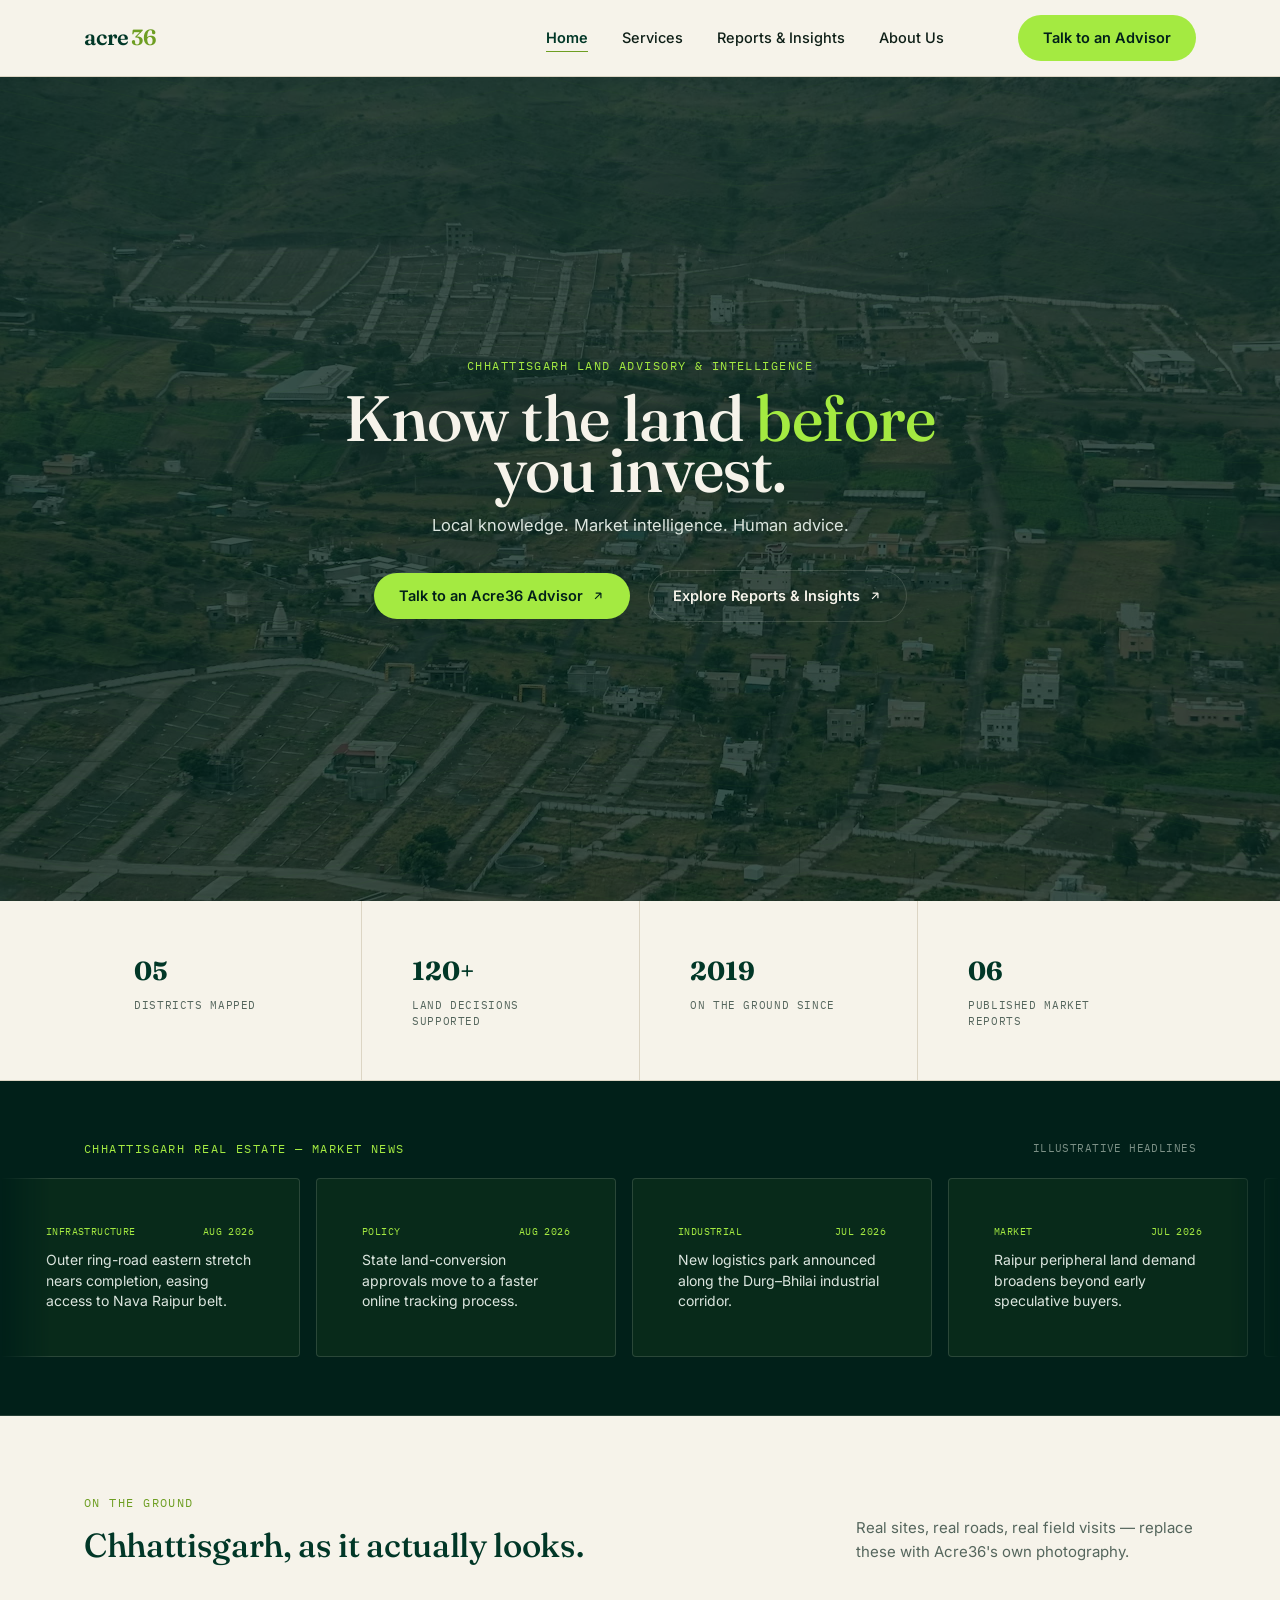
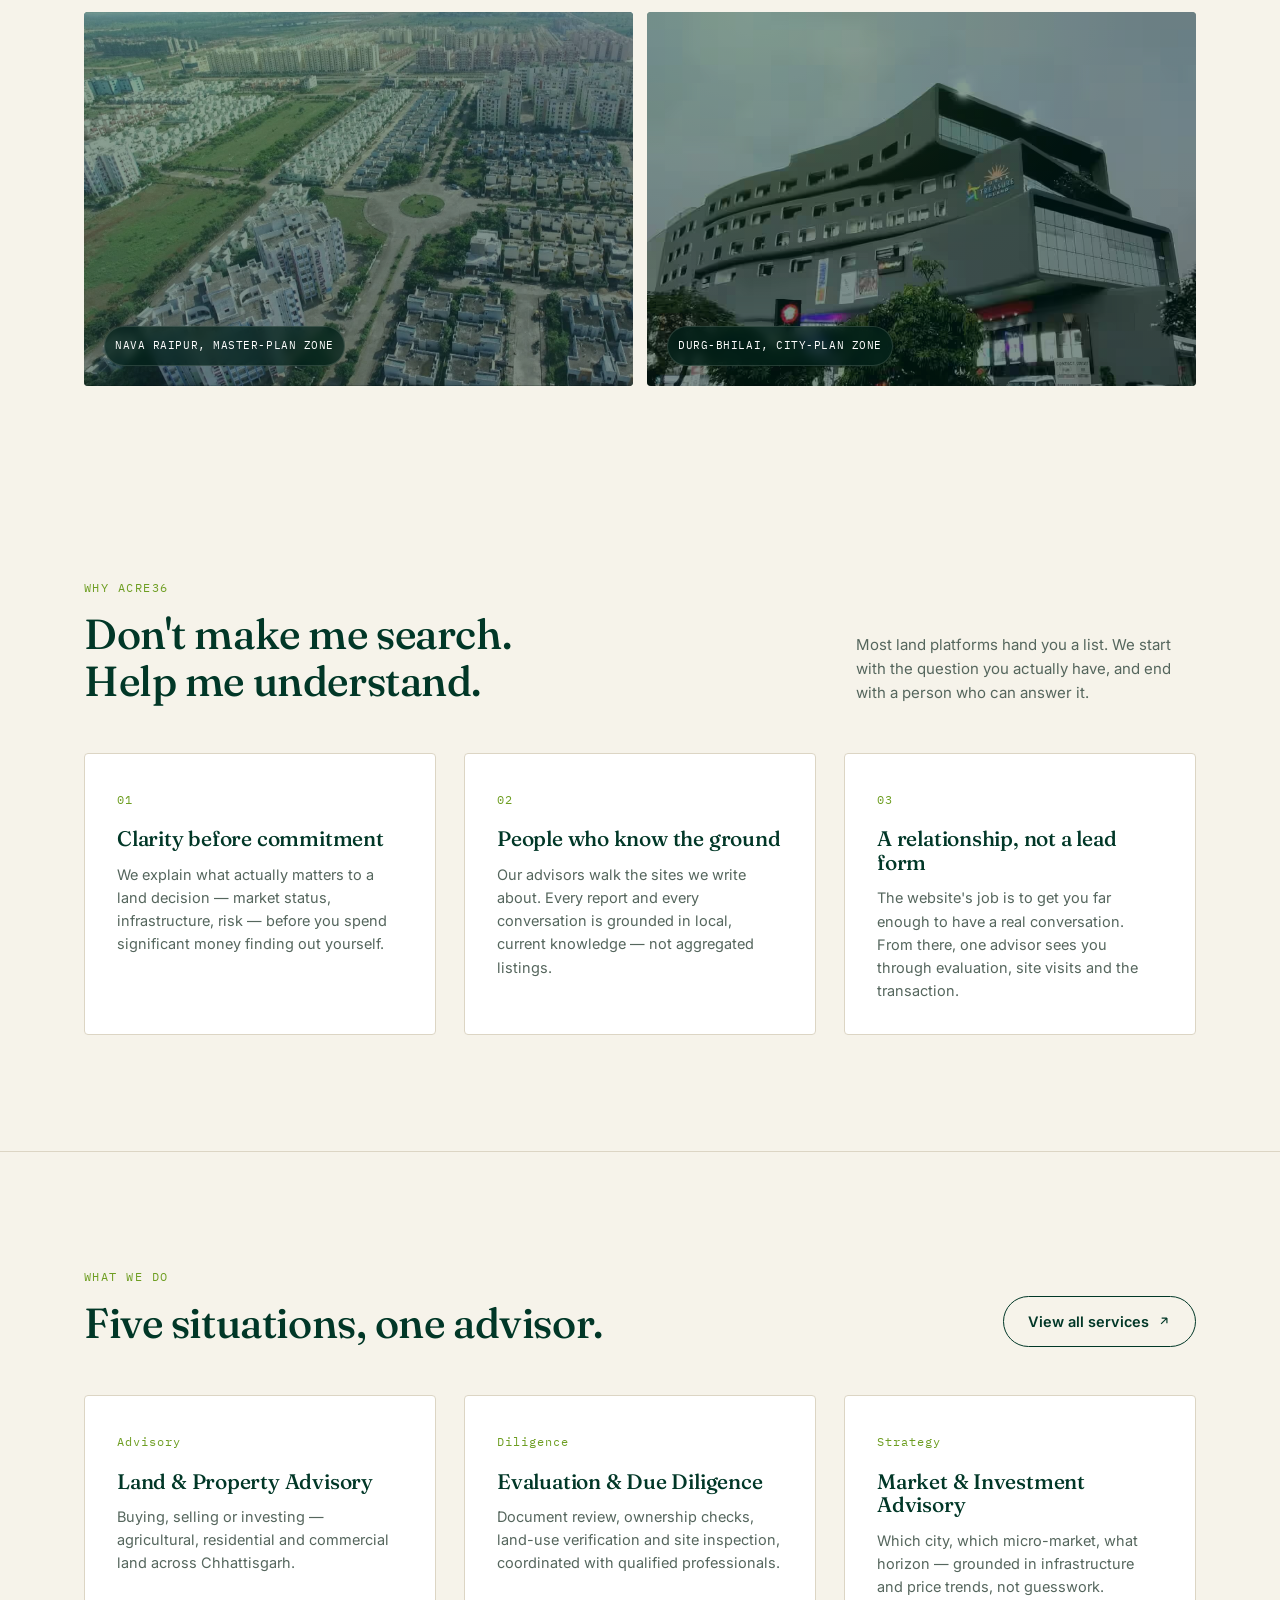
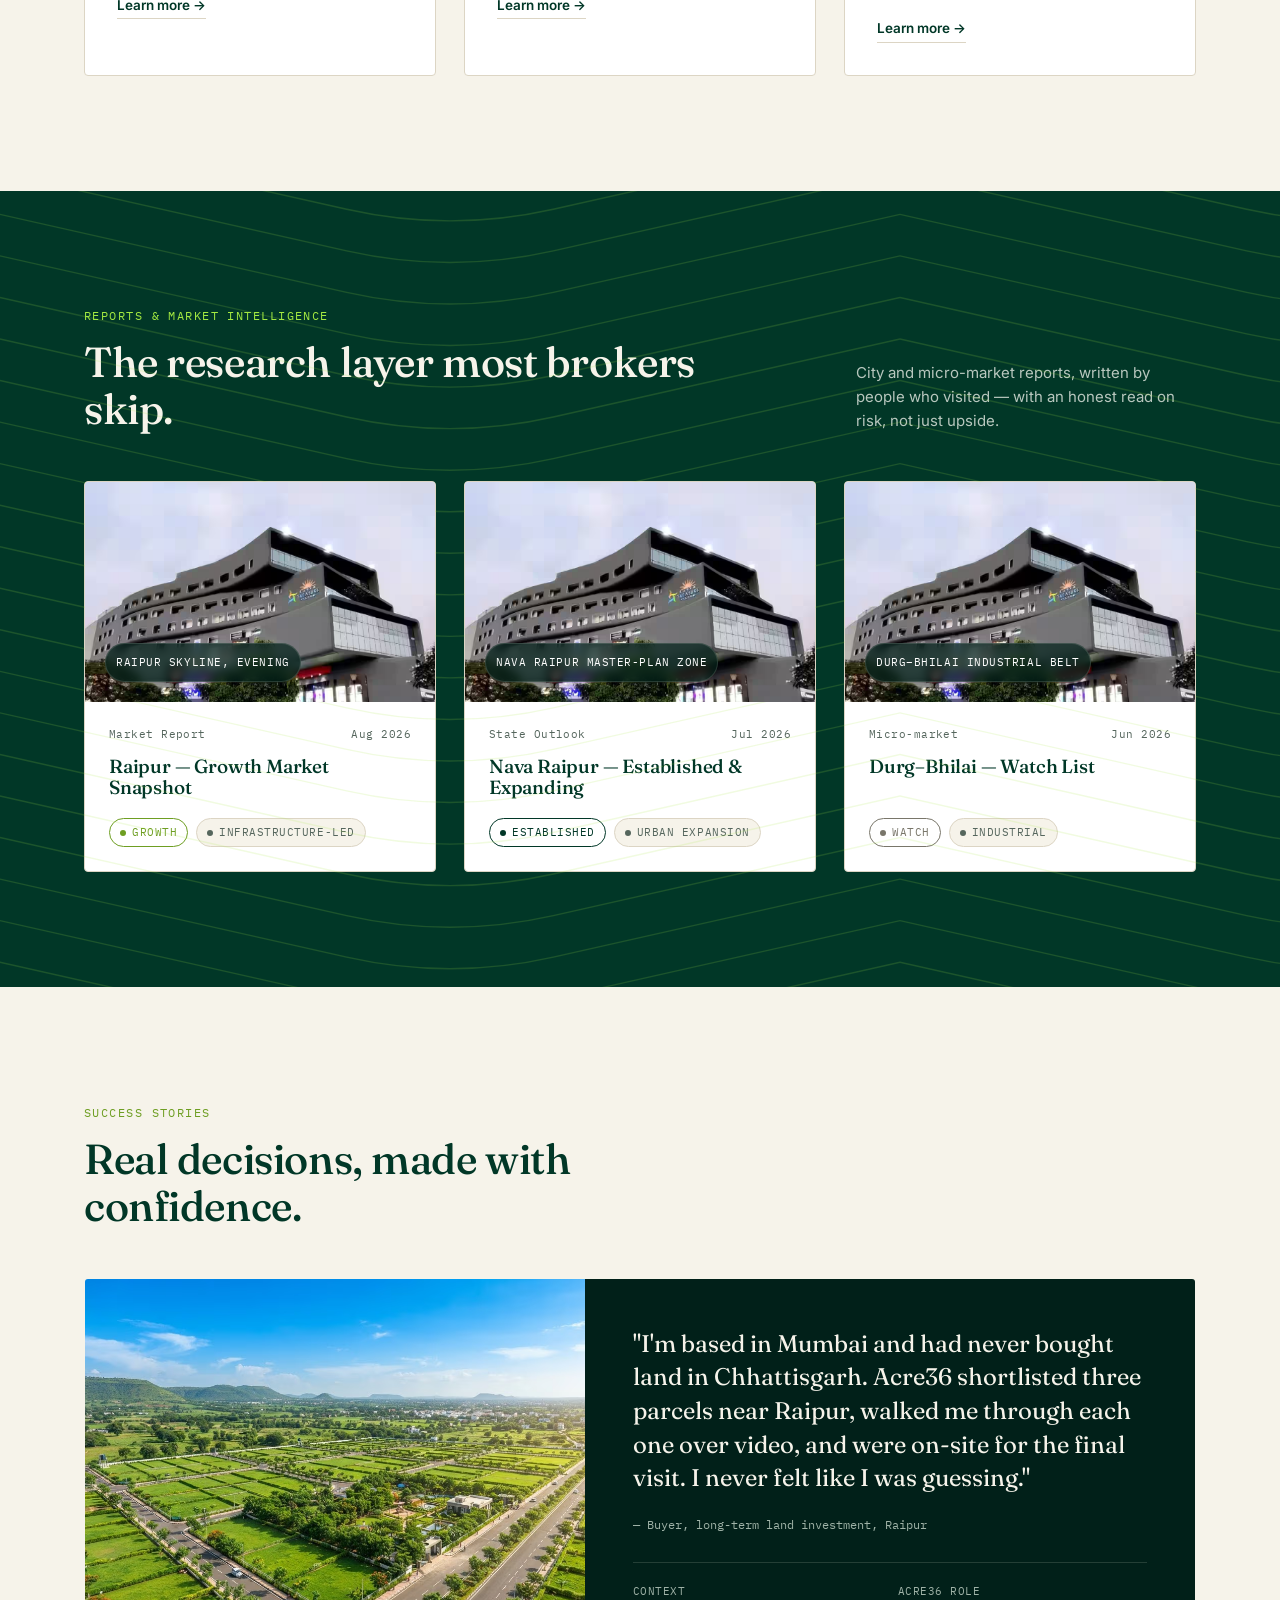
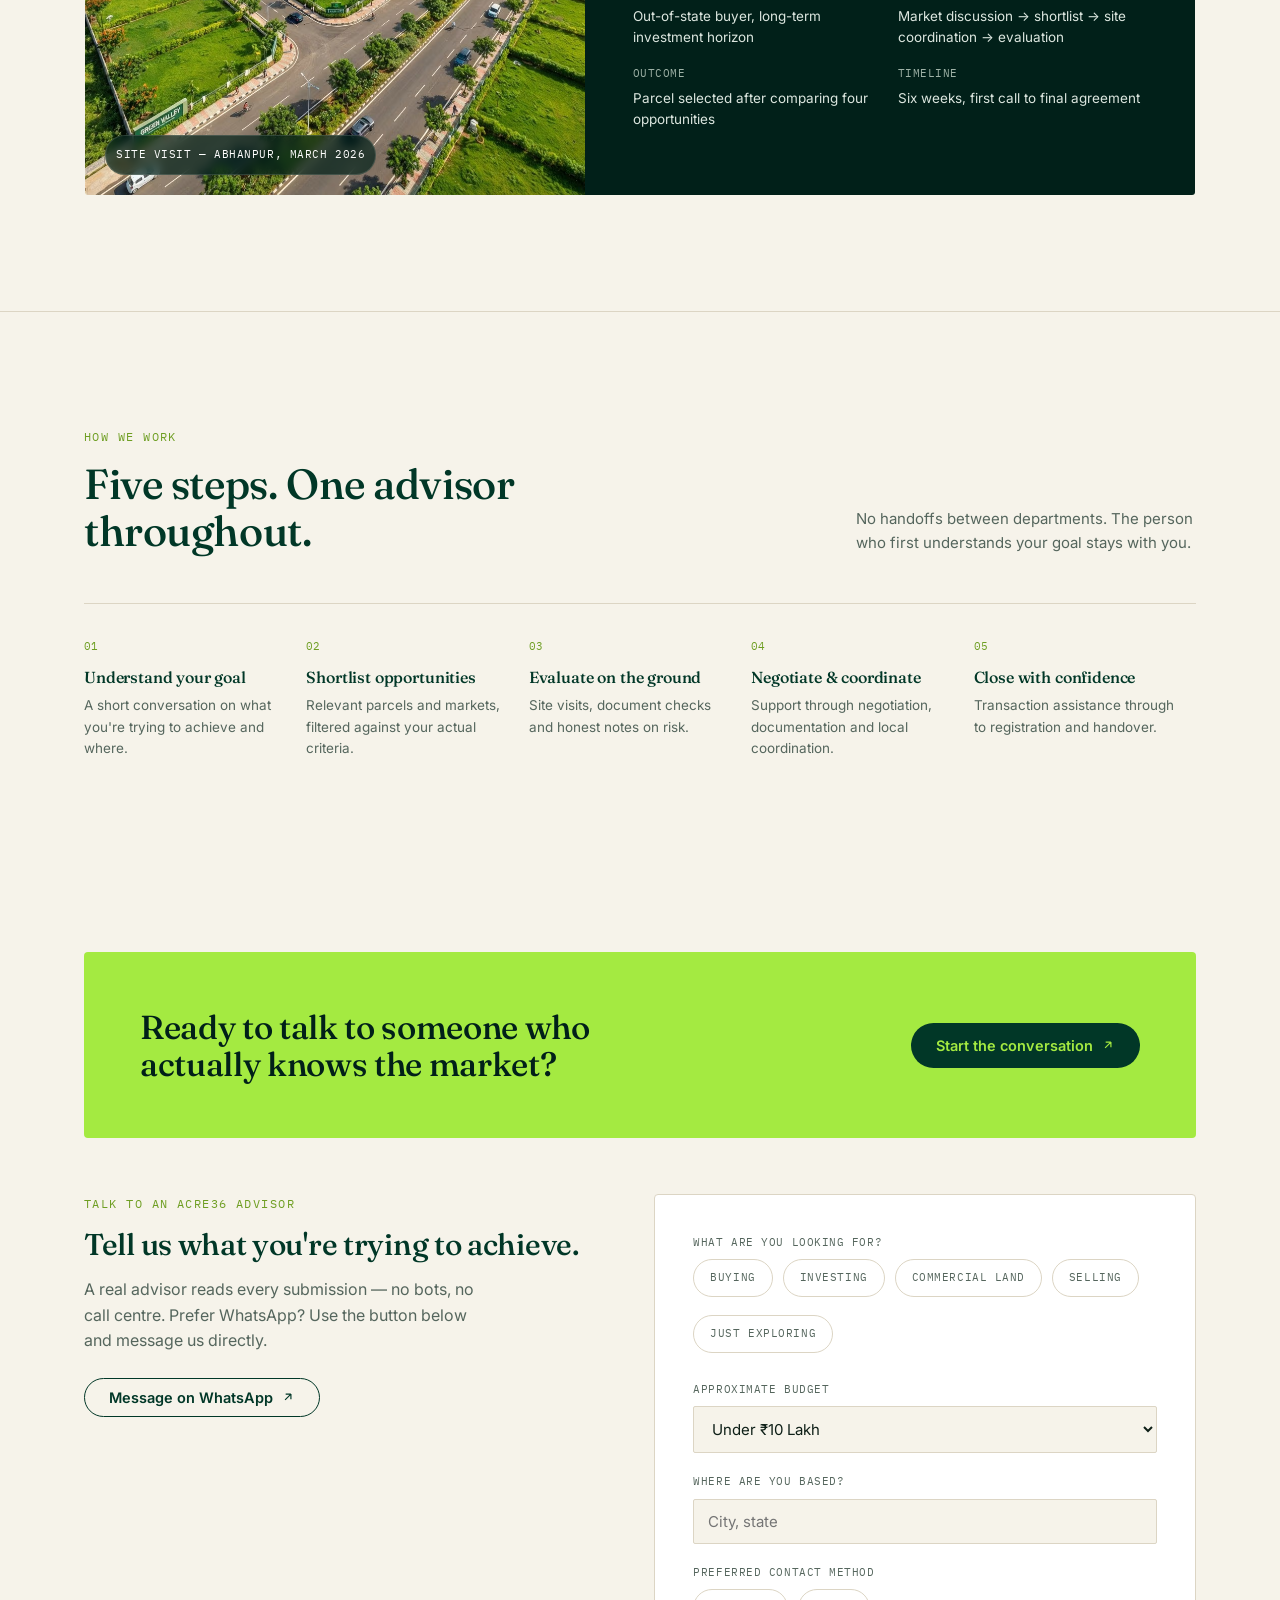
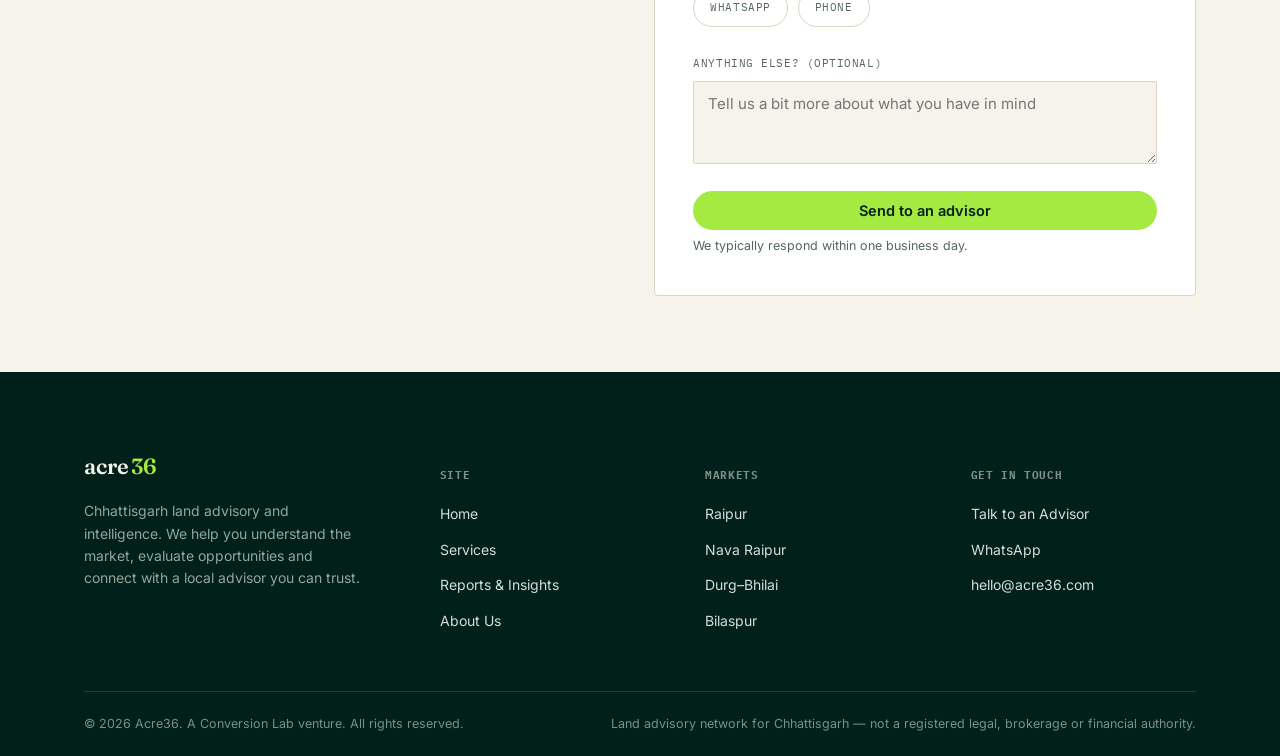
<file: index.html>
<!DOCTYPE html>
<html lang="en">
<head>
<meta charset="UTF-8">
<meta name="viewport" content="width=device-width, initial-scale=1.0">
<title>Acre36 — Know the Land Before You Invest | Chhattisgarh Land Advisory</title>
<meta name="description" content="Acre36 is a Chhattisgarh land advisory and intelligence network. Understand the market, evaluate opportunities and talk to a local advisor before you invest.">
<link rel="stylesheet" href="css/style.css">
</head>
<body>

<header class="site-header">
  <div class="container">
    <a href="index.html" class="logo">acre<em>36</em></a>
    <nav class="nav-primary">
      <ul class="nav-links">
        <li><a href="index.html" aria-current="page">Home</a></li>
        <li><a href="services.html">Services</a></li>
        <li><a href="reports.html">Reports &amp; Insights</a></li>
        <li><a href="about.html">About Us</a></li>
        <li><a class="btn btn-primary" href="#advisor">Talk to an Advisor</a></li>
      </ul>
      <a class="btn btn-primary" href="#advisor">Talk to an Advisor</a>
      <button class="nav-toggle" aria-label="Open menu" aria-expanded="false"><span></span><span></span><span></span></button>
    </nav>
  </div>
</header>

<main>

  <!-- HERO — full viewport, image-led -->
  <section class="hero">
    <div class="hero-bg" aria-hidden="true"></div>
    <!-- <span class="hero-photo-credit">Aerial view — Nava Raipur corridor</span> -->
    <div class="container hero-content" data-reveal>
      <p class="eyebrow on-dark">Chhattisgarh Land Advisory &amp; Intelligence</p>
      <h1 class="heroText">Know the land <em>before</em> you invest.</h1>
      <p class="lede">Local knowledge. Market intelligence. Human advice.</p>
      <div class="hero-actions">
        <a href="#advisor" class="btn btn-primary">Talk to an Acre36 Advisor
          <svg viewBox="0 0 24 24" fill="none" stroke="currentColor" stroke-width="2"><path d="M7 17L17 7M17 7H8M17 7v9"/></svg>
        </a>
        <a href="reports.html" class="btn btn-ghost on-dark">Explore Reports &amp; Insights
                    <svg viewBox="0 0 24 24" fill="none" stroke="currentColor" stroke-width="2"><path d="M7 17L17 7M17 7H8M17 7v9"/></svg>

        </a>
      </div>
    </div>
    <!-- <span class="hero-scroll-cue">Scroll</span> -->
  </section>

  <!-- STAT STRIP -->
  <section class="stat-strip">
    <div class="container">
      <div class="stat"><strong>05</strong><span>Districts Mapped</span></div>
      <div class="stat"><strong>120+</strong><span>Land Decisions Supported</span></div>
      <div class="stat"><strong>2019</strong><span>On the Ground Since</span></div>
      <div class="stat"><strong>06</strong><span>Published Market Reports</span></div>
    </div>
  </section>

  <!-- MARKET PULSE / NEWS TICKER (no CTAs on cards, illustrative — connect a live feed) -->
  <section class="news-ticker">
    <div class="container news-ticker-head">
      <p class="eyebrow on-dark" style="margin:0;">Chhattisgarh Real Estate — Market News</p>
      <span class="note">Illustrative headlines</span>
    </div>
    <div class="news-track-wrap">
      <div class="news-track">
        <article class="news-card"><div class="meta"><span>Infrastructure</span><span>Aug 2026</span></div><p>Outer ring-road eastern stretch nears completion, easing access to Nava Raipur belt.</p></article>
        <article class="news-card"><div class="meta"><span>Policy</span><span>Aug 2026</span></div><p>State land-conversion approvals move to a faster online tracking process.</p></article>
        <article class="news-card"><div class="meta"><span>Industrial</span><span>Jul 2026</span></div><p>New logistics park announced along the Durg–Bhilai industrial corridor.</p></article>
        <article class="news-card"><div class="meta"><span>Market</span><span>Jul 2026</span></div><p>Raipur peripheral land demand broadens beyond early speculative buyers.</p></article>
        <article class="news-card"><div class="meta"><span>Investment</span><span>Jun 2026</span></div><p>Out-of-state enquiries for Chhattisgarh farmland rise year-on-year.</p></article>
        <article class="news-card"><div class="meta"><span>Infrastructure</span><span>Jun 2026</span></div><p>Bilaspur ring-road corridor opens fresh conversion interest nearby.</p></article>
        <!-- duplicated for seamless marquee loop -->
        <article class="news-card" aria-hidden="true"><div class="meta"><span>Infrastructure</span><span>Aug 2026</span></div><p>Outer ring-road eastern stretch nears completion, easing access to Nava Raipur belt.</p></article>
        <article class="news-card" aria-hidden="true"><div class="meta"><span>Policy</span><span>Aug 2026</span></div><p>State land-conversion approvals move to a faster online tracking process.</p></article>
        <article class="news-card" aria-hidden="true"><div class="meta"><span>Industrial</span><span>Jul 2026</span></div><p>New logistics park announced along the Durg–Bhilai industrial corridor.</p></article>
        <article class="news-card" aria-hidden="true"><div class="meta"><span>Market</span><span>Jul 2026</span></div><p>Raipur peripheral land demand broadens beyond early speculative buyers.</p></article>
        <article class="news-card" aria-hidden="true"><div class="meta"><span>Investment</span><span>Jun 2026</span></div><p>Out-of-state enquiries for Chhattisgarh farmland rise year-on-year.</p></article>
        <article class="news-card" aria-hidden="true"><div class="meta"><span>Infrastructure</span><span>Jun 2026</span></div><p>Bilaspur ring-road corridor opens fresh conversion interest nearby.</p></article>
      </div>
    </div>
  </section>

  <!-- FIELD PHOTOGRAPHY GALLERY -->
  <section class="section-tight">
    <div class="container">
      <div class="section-head" data-reveal>
        <div>
          <p class="eyebrow">On the Ground</p>
          <h2 style="font-size:clamp(24px,2.6vw,34px); margin-top:14px;">Chhattisgarh, as it actually looks.</h2>
        </div>
        <p class="desc">Real sites, real roads, real field visits — replace these with Acre36's own photography.</p>
      </div>
      <div class="gallery" data-reveal>
        <div class="tile "><div class="art-placeholder raipur"><span class="cap">Nava Raipur, master-plan zone</span></div></div>
        <div class="tile"><div class="art-placeholder bhilai"><span class="cap">Durg-Bhilai, City-plan zone</span></div></div>
      </div>
    </div>
  </section>

  <!-- POSITIONING / WHY ACRE36 -->
  <section class="section">
    <div class="container">
      <div class="section-head" data-reveal>
        <div>
          <p class="eyebrow">Why Acre36</p>
          <h2>Don't make me search. <br>Help me understand.</h2>
        </div>
        <p class="desc">Most land platforms hand you a list. We start with the question you actually have, and end with a person who can answer it.</p>
      </div>

      <div class="grid grid-3">
        <div class="card" data-reveal>
          <span class="num">01</span>
          <h3>Clarity before commitment</h3>
          <p>We explain what actually matters to a land decision — market status, infrastructure, risk — before you spend significant money finding out yourself.</p>
        </div>
        <div class="card" data-reveal>
          <span class="num">02</span>
          <h3>People who know the ground</h3>
          <p>Our advisors walk the sites we write about. Every report and every conversation is grounded in local, current knowledge — not aggregated listings.</p>
        </div>
        <div class="card" data-reveal>
          <span class="num">03</span>
          <h3>A relationship, not a lead form</h3>
          <p>The website's job is to get you far enough to have a real conversation. From there, one advisor sees you through evaluation, site visits and the transaction.</p>
        </div>
      </div>
    </div>
  </section>

  <hr class="rule">

  <!-- SERVICES -->
  <section class="section">
    <div class="container">
      <div class="section-head" data-reveal>
        <div>
          <p class="eyebrow">What We Do</p>
          <h2>Five situations, one advisor.</h2>
        </div>
        <a href="services.html" class="btn btn-ghost">View all services
          <svg viewBox="0 0 24 24" fill="none" stroke="currentColor" stroke-width="2"><path d="M7 17L17 7M17 7H8M17 7v9"/></svg>
        </a>
      </div>

      <div class="grid grid-3">
        <div class="card" data-reveal>
          <span class="num">Advisory</span>
          <h3>Land &amp; Property Advisory</h3>
          <p>Buying, selling or investing — agricultural, residential and commercial land across Chhattisgarh.</p>
          <a href="services.html#advisory" class="link">Learn more →</a>
        </div>
        <div class="card" data-reveal>
          <span class="num">Diligence</span>
          <h3>Evaluation &amp; Due Diligence</h3>
          <p>Document review, ownership checks, land-use verification and site inspection, coordinated with qualified professionals.</p>
          <a href="services.html#diligence" class="link">Learn more →</a>
        </div>
        <div class="card" data-reveal>
          <span class="num">Strategy</span>
          <h3>Market &amp; Investment Advisory</h3>
          <p>Which city, which micro-market, what horizon — grounded in infrastructure and price trends, not guesswork.</p>
          <a href="services.html#market" class="link">Learn more →</a>
        </div>
      </div>
    </div>
  </section>

  <!-- REPORTS / MARKET INTELLIGENCE -->
  <section class="section section-dark">
    <div class="topo-bg" aria-hidden="true"></div>
    <div class="container">
      <div class="section-head" data-reveal>
        <div>
          <p class="eyebrow on-dark">Reports &amp; Market Intelligence</p>
          <h2>The research layer most brokers skip.</h2>
        </div>
        <p class="desc">City and micro-market reports, written by people who visited — with an honest read on risk, not just upside.</p>
      </div>

      <div class="grid grid-3">
        <a href="reports/raipur-2026.html" class="report-card" data-reveal>
          <div class="thumb"><div class="art-placeholder"><span class="cap">Raipur skyline, evening</span></div></div>
          <div class="body">
            <div class="meta"><span>Market Report</span><span>Aug 2026</span></div>
            <h3>Raipur — Growth Market Snapshot</h3>
            <div class="tags"><span class="tag tag-growth">Growth</span><span class="tag tag-neutral">Infrastructure-led</span></div>
          </div>
        </a>
        <a href="reports.html" class="report-card" data-reveal>
          <div class="thumb"><div class="art-placeholder"><span class="cap">Nava Raipur master-plan zone</span></div></div>
          <div class="body">
            <div class="meta"><span>State Outlook</span><span>Jul 2026</span></div>
            <h3>Nava Raipur — Established &amp; Expanding</h3>
            <div class="tags"><span class="tag tag-established">Established</span><span class="tag tag-neutral">Urban Expansion</span></div>
          </div>
        </a>
        <a href="reports.html" class="report-card" data-reveal>
          <div class="thumb"><div class="art-placeholder"><span class="cap">Durg–Bhilai industrial belt</span></div></div>
          <div class="body">
            <div class="meta"><span>Micro-market</span><span>Jun 2026</span></div>
            <h3>Durg–Bhilai — Watch List</h3>
            <div class="tags"><span class="tag tag-watch">Watch</span><span class="tag tag-neutral">Industrial</span></div>
          </div>
        </a>
      </div>
    </div>
  </section>

  <!-- SUCCESS STORY -->
  <section class="section">
    <div class="container">
      <div class="section-head" data-reveal>
        <div>
          <p class="eyebrow">Success Stories</p>
          <h2>Real decisions, made with confidence.</h2>
        </div>
      </div>

      <div class="story" data-reveal>
        <div class="art"><div class="art-placeholder"><span class="cap">Site visit — Abhanpur, March 2026</span></div></div>
        <div class="content">
          <p class="quote">"I'm based in Mumbai and had never bought land in Chhattisgarh. Acre36 shortlisted three parcels near Raipur, walked me through each one over video, and were on-site for the final visit. I never felt like I was guessing."</p>
          <p class="attrib">— Buyer, long-term land investment, Raipur</p>
          <dl class="facts">
            <div><dt>Context</dt><dd>Out-of-state buyer, long-term investment horizon</dd></div>
            <div><dt>Acre36 role</dt><dd>Market discussion → shortlist → site coordination → evaluation</dd></div>
            <div><dt>Outcome</dt><dd>Parcel selected after comparing four opportunities</dd></div>
            <div><dt>Timeline</dt><dd>Six weeks, first call to final agreement</dd></div>
          </dl>
        </div>
      </div>
    </div>
  </section>

  <hr class="rule">

  <!-- TRUST / HOW WE WORK -->
  <section class="section">
    <div class="container">
      <div class="section-head" data-reveal>
        <div>
          <p class="eyebrow">How We Work</p>
          <h2>Five steps. One advisor throughout.</h2>
        </div>
        <p class="desc">No handoffs between departments. The person who first understands your goal stays with you.</p>
      </div>

      <div class="process" data-reveal>
        <div class="step"><span class="idx">01</span><h4>Understand your goal</h4><p>A short conversation on what you're trying to achieve and where.</p></div>
        <div class="step"><span class="idx">02</span><h4>Shortlist opportunities</h4><p>Relevant parcels and markets, filtered against your actual criteria.</p></div>
        <div class="step"><span class="idx">03</span><h4>Evaluate on the ground</h4><p>Site visits, document checks and honest notes on risk.</p></div>
        <div class="step"><span class="idx">04</span><h4>Negotiate &amp; coordinate</h4><p>Support through negotiation, documentation and local coordination.</p></div>
        <div class="step"><span class="idx">05</span><h4>Close with confidence</h4><p>Transaction assistance through to registration and handover.</p></div>
      </div>
    </div>
  </section>

  <!-- ADVISOR CTA + FORM -->
  <section class="section section-tight" id="advisor">
    <div class="container">
      <div class="cta-band" data-reveal>
        <h2>Ready to talk to someone who actually knows the market?</h2>
        <a href="#advisor-form-section" class="btn btn-primary">Start the conversation
          <svg viewBox="0 0 24 24" fill="none" stroke="currentColor" stroke-width="2"><path d="M7 17L17 7M17 7H8M17 7v9"/></svg>
        </a>
      </div>

      <div class="grid grid-2" style="margin-top:56px; align-items:flex-start;" id="advisor-form-section">
        <div data-reveal>
          <p class="eyebrow">Talk to an Acre36 Advisor</p>
          <h2 style="margin-top:14px; font-size:30px;">Tell us what you're trying to achieve.</h2>
          <p style="margin-top:16px; color:var(--moss); max-width:400px;">A real advisor reads every submission — no bots, no call centre. Prefer WhatsApp? Use the button below and message us directly.</p>
          <button class="btn btn-outline" style="margin-top:24px;" data-whatsapp="Hi Acre36, I'd like to talk to an advisor about land in Chhattisgarh.">
            Message on WhatsApp
            <svg viewBox="0 0 24 24" fill="none" stroke="currentColor" stroke-width="2"><path d="M7 17L17 7M17 7H8M17 7v9"/></svg>
          </button>
        </div>

        <div data-reveal>
          <form class="advisor-form" id="advisor-form">
            <div class="field">
              <label>What are you looking for?</label>
              <div class="pill-group">
                <label class="pill"><input type="radio" name="intent" value="buying">Buying</label>
                <label class="pill"><input type="radio" name="intent" value="investing">Investing</label>
                <label class="pill"><input type="radio" name="intent" value="commercial">Commercial land</label>
                <label class="pill"><input type="radio" name="intent" value="selling">Selling</label>
                <label class="pill"><input type="radio" name="intent" value="exploring">Just exploring</label>
              </div>
            </div>
            <div class="field">
              <label for="budget">Approximate budget</label>
              <select id="budget" name="budget">
                <option>Under ₹10 Lakh</option>
                <option>₹10–25 Lakh</option>
                <option>₹25–50 Lakh</option>
                <option>₹50 Lakh – 1 Cr</option>
                <option>Above ₹1 Cr</option>
              </select>
            </div>
            <div class="field">
              <label for="location">Where are you based?</label>
              <input id="location" name="location" type="text" placeholder="City, state">
            </div>
            <div class="field">
              <label>Preferred contact method</label>
              <div class="pill-group">
                <label class="pill"><input type="radio" name="contact" value="whatsapp">WhatsApp</label>
                <label class="pill"><input type="radio" name="contact" value="phone">Phone</label>
              </div>
            </div>
            <div class="field">
              <label for="notes">Anything else? (optional)</label>
              <textarea id="notes" name="notes" rows="3" placeholder="Tell us a bit more about what you have in mind"></textarea>
            </div>
            <button type="submit" class="btn btn-primary" style="width:100%; justify-content:center;">Send to an advisor</button>
            <p class="form-note">We typically respond within one business day.</p>
          </form>
          <div class="form-success" id="advisor-form-success">
            Thanks — an Acre36 advisor will reach out shortly. If it's urgent, message us on WhatsApp instead.
          </div>
        </div>
      </div>
    </div>
  </section>

</main>

<footer class="site-footer">
  <div class="container">
    <div class="footer-top">
      <div>
        <a href="index.html" class="logo">acre<em>36</em></a>
        <p>Chhattisgarh land advisory and intelligence. We help you understand the market, evaluate opportunities and connect with a local advisor you can trust.</p>
      </div>
      <div class="footer-col">
        <h5>Site</h5>
        <ul>
          <li><a href="index.html">Home</a></li>
          <li><a href="services.html">Services</a></li>
          <li><a href="reports.html">Reports &amp; Insights</a></li>
          <li><a href="about.html">About Us</a></li>
        </ul>
      </div>
      <div class="footer-col">
        <h5>Markets</h5>
        <ul>
          <li><a href="reports/raipur-2026.html">Raipur</a></li>
          <li><a href="reports.html">Nava Raipur</a></li>
          <li><a href="reports.html">Durg–Bhilai</a></li>
          <li><a href="reports.html">Bilaspur</a></li>
        </ul>
      </div>
      <div class="footer-col">
        <h5>Get in Touch</h5>
        <ul>
          <li><a href="#advisor">Talk to an Advisor</a></li>
          <li><a href="#" data-whatsapp="Hi Acre36, I'd like to know more.">WhatsApp</a></li>
          <li><a href="mailto:hello@acre36.com">hello@acre36.com</a></li>
        </ul>
      </div>
    </div>
    <div class="footer-bottom">
      <span>© <span data-year></span> Acre36. A Conversion Lab venture. All rights reserved.</span>
      <span>Land advisory network for Chhattisgarh — not a registered legal, brokerage or financial authority.</span>
    </div>
  </div>
</footer>

<script src="js/main.js"></script>
</body>
</html>
</file>
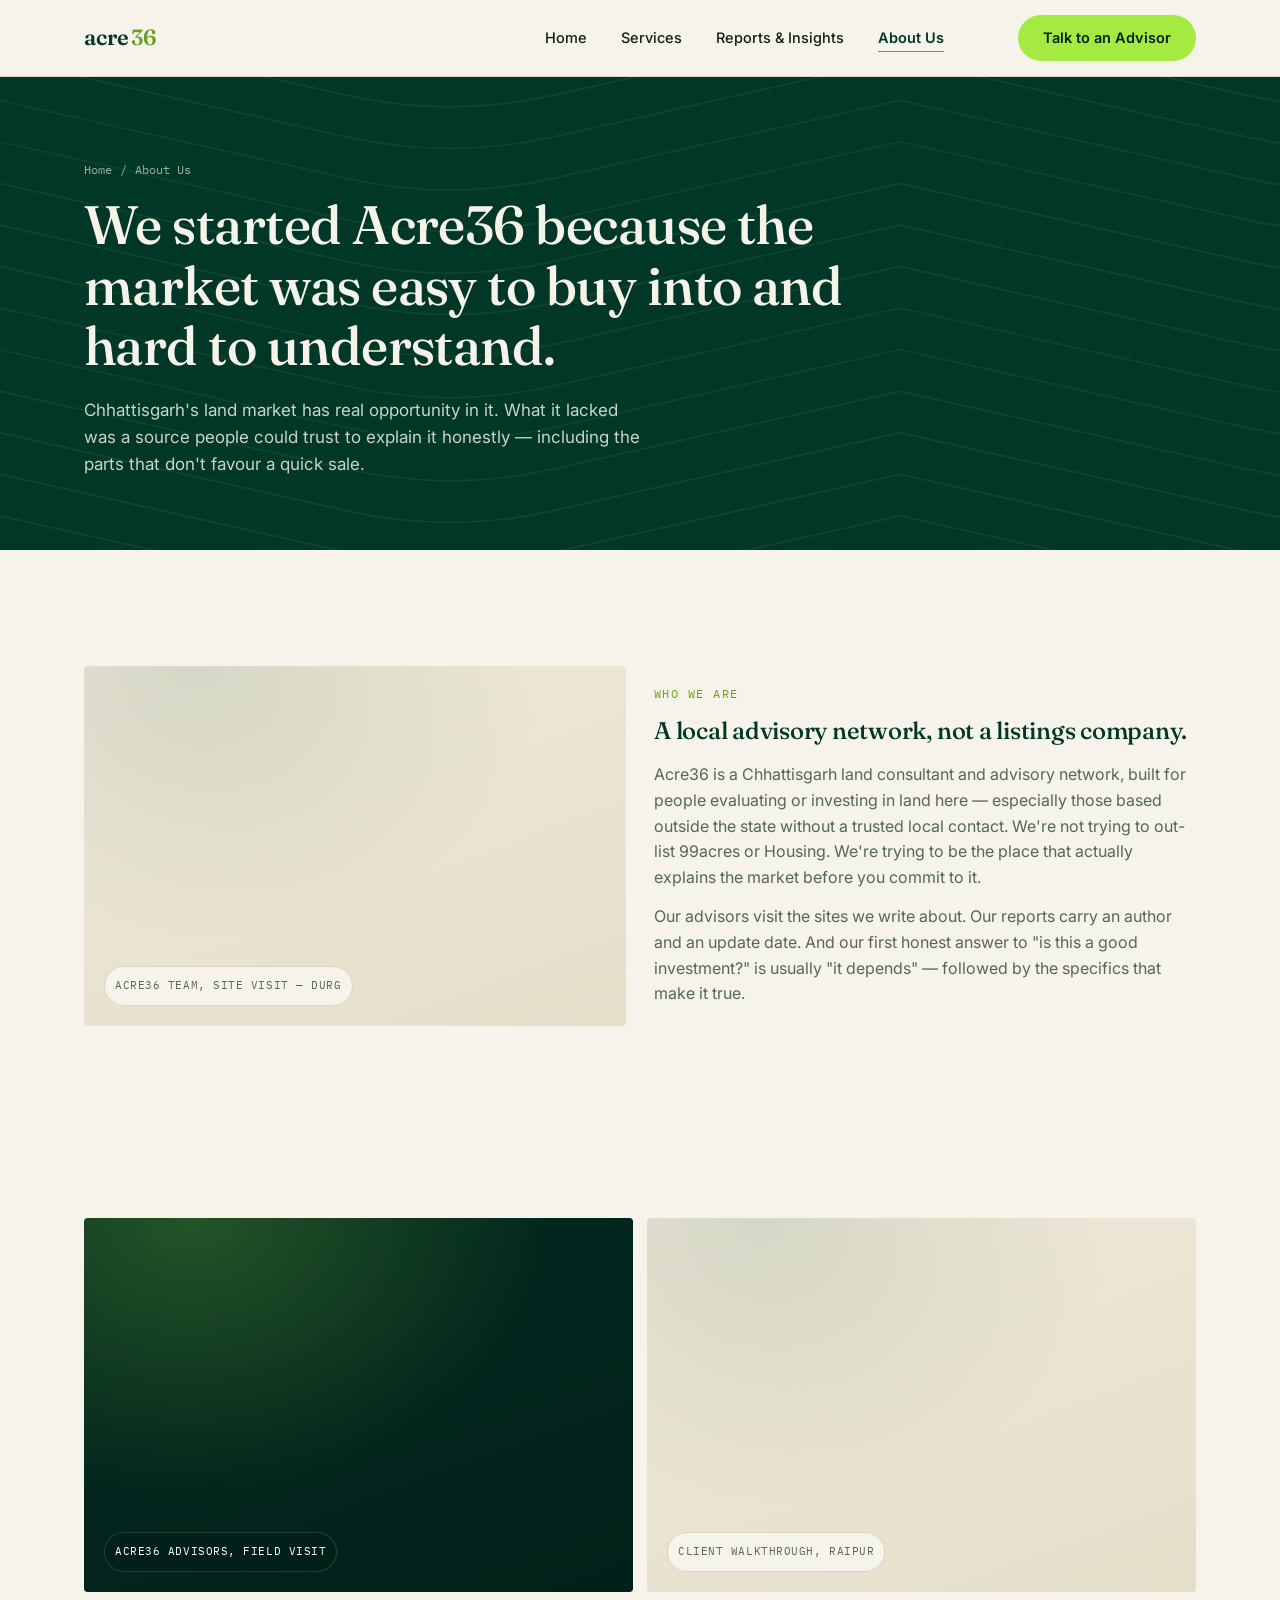
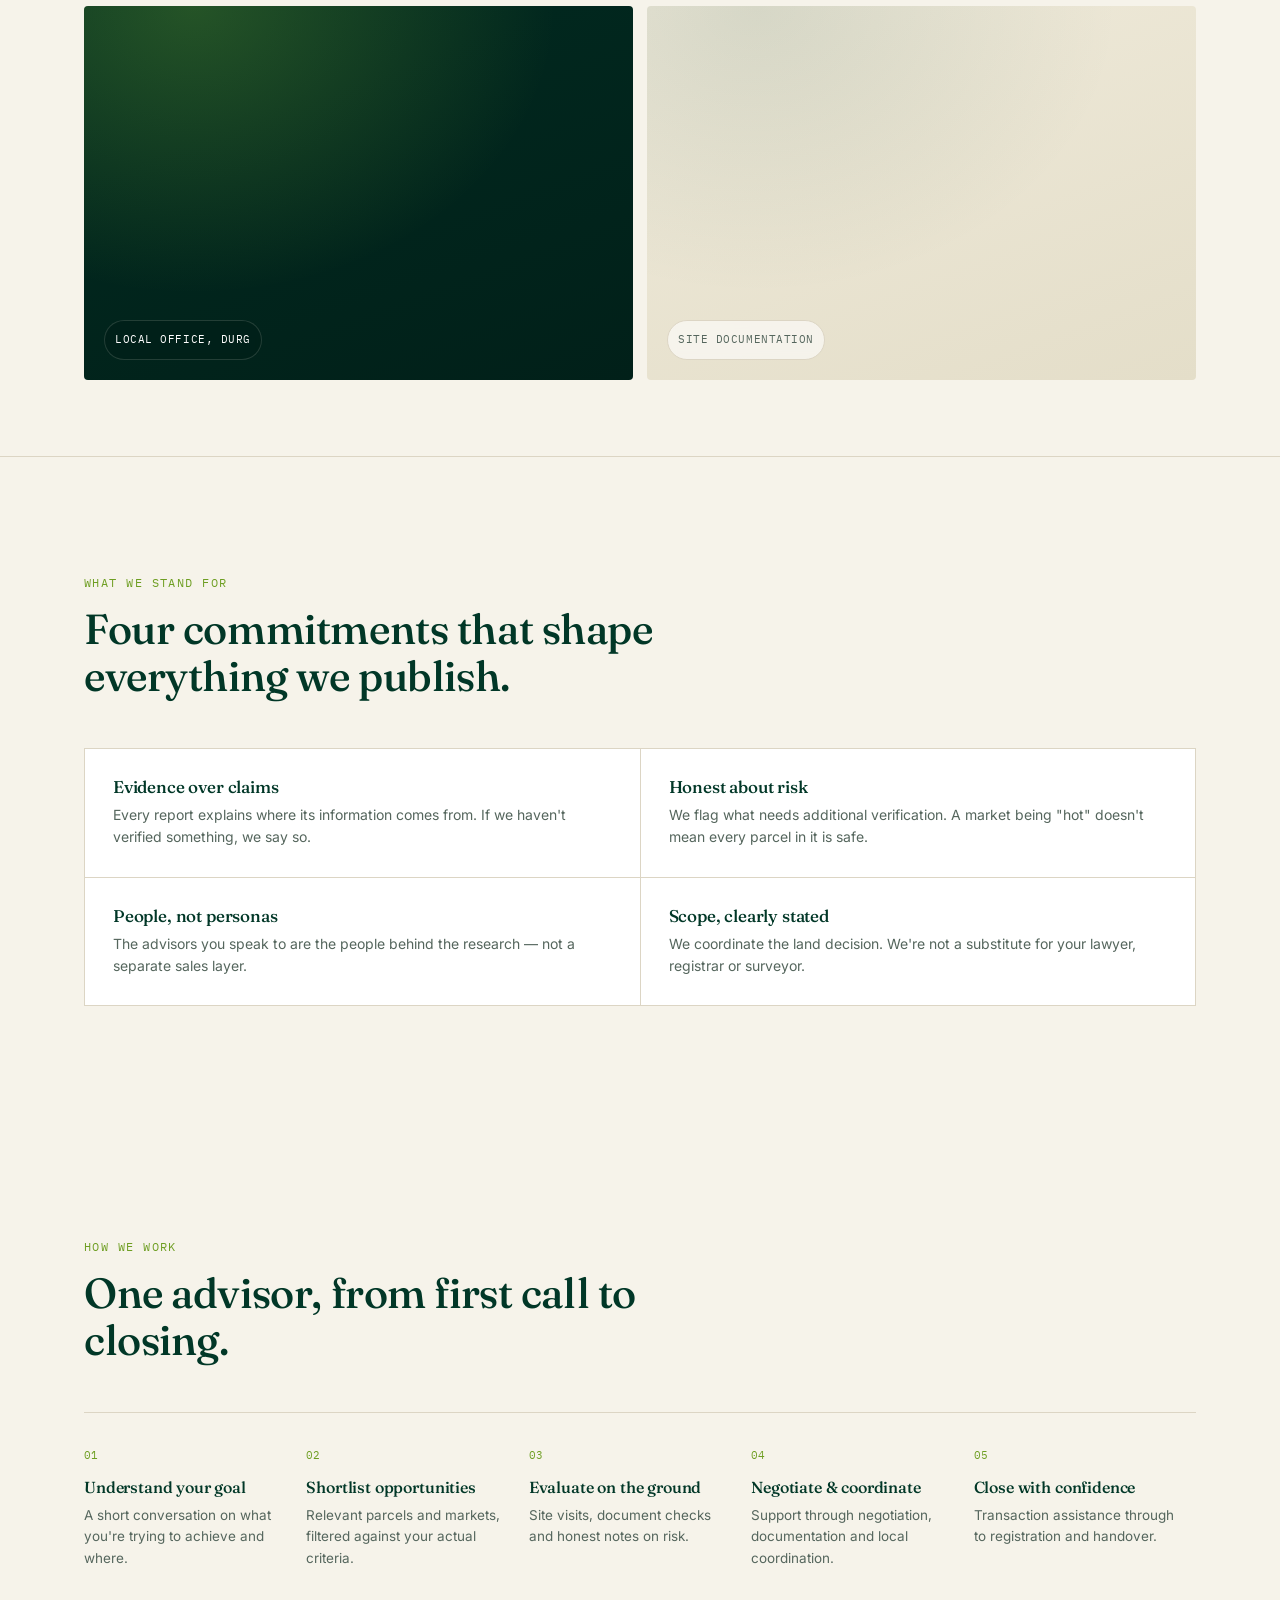
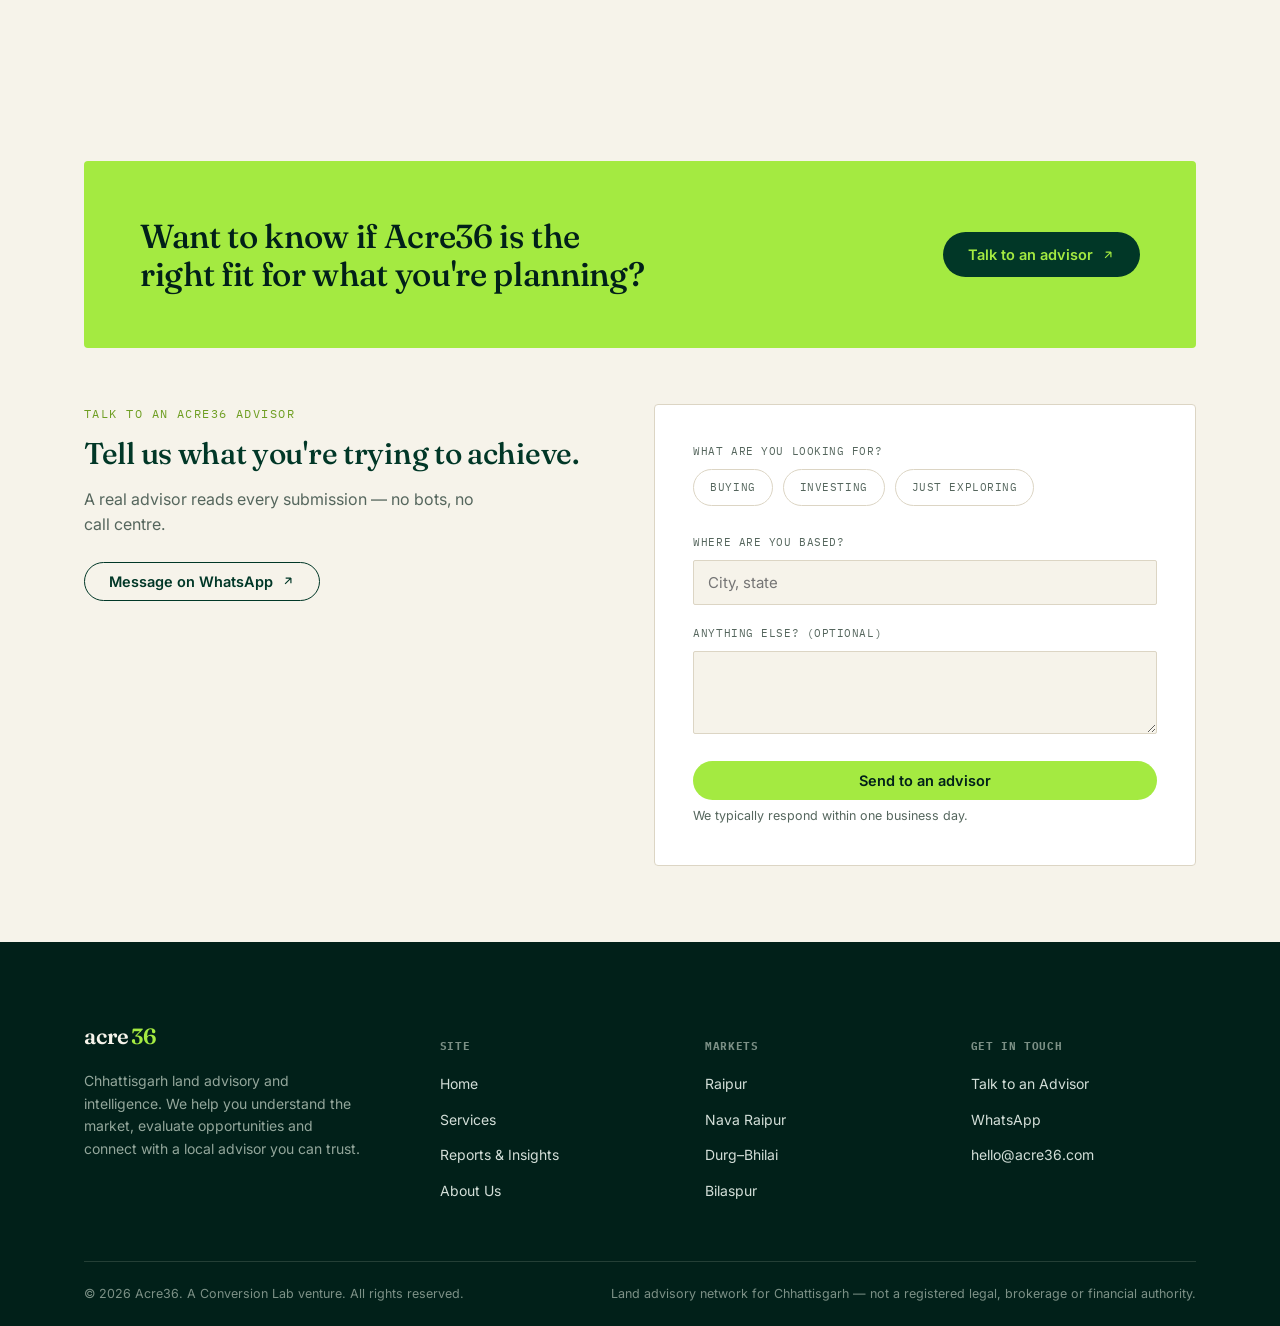
<file: about.html>
<!DOCTYPE html>
<html lang="en">
<head>
<meta charset="UTF-8">
<meta name="viewport" content="width=device-width, initial-scale=1.0">
<title>About Us — Acre36 | Chhattisgarh Land Advisory Network</title>
<meta name="description" content="Acre36 is a research-led land advisory network for Chhattisgarh. Learn how we work, what we stand for, and why we're not another property portal.">
<link rel="stylesheet" href="css/style.css">
</head>
<body>

<header class="site-header">
  <div class="container">
    <a href="index.html" class="logo">acre<em>36</em></a>
    <nav class="nav-primary">
      <ul class="nav-links">
        <li><a href="index.html">Home</a></li>
        <li><a href="services.html">Services</a></li>
        <li><a href="reports.html">Reports &amp; Insights</a></li>
        <li><a href="about.html" aria-current="page">About Us</a></li>
        <li><a class="btn btn-primary" href="#advisor">Talk to an Advisor</a></li>
      </ul>
      <a class="btn btn-primary" href="#advisor">Talk to an Advisor</a>
      <button class="nav-toggle" aria-label="Open menu" aria-expanded="false"><span></span><span></span><span></span></button>
    </nav>
  </div>
</header>

<main>

  <section class="page-hero">
    <div class="topo-bg" aria-hidden="true"></div>
    <div class="container">
      <nav class="breadcrumb" aria-label="Breadcrumb"><a href="index.html">Home</a><span>/</span><span>About Us</span></nav>
      <h1>We started Acre36 because the market was easy to buy into and hard to understand.</h1>
      <p class="lede">Chhattisgarh's land market has real opportunity in it. What it lacked was a source people could trust to explain it honestly — including the parts that don't favour a quick sale.</p>
    </div>
  </section>

  <section class="section">
    <div class="container">
      <div class="grid grid-2" style="align-items:center;">
        <div class="art-placeholder light" style="min-height:360px; border-radius:4px;" data-reveal>
          <span class="cap">Acre36 team, site visit — Durg</span>
        </div>
        <div data-reveal>
          <p class="eyebrow">Who We Are</p>
          <h2 style="margin-top:14px;">A local advisory network, not a listings company.</h2>
          <p style="margin-top:18px; color:var(--moss);">Acre36 is a Chhattisgarh land consultant and advisory network, built for people evaluating or investing in land here — especially those based outside the state without a trusted local contact. We're not trying to out-list 99acres or Housing. We're trying to be the place that actually explains the market before you commit to it.</p>
          <p style="margin-top:14px; color:var(--moss);">Our advisors visit the sites we write about. Our reports carry an author and an update date. And our first honest answer to "is this a good investment?" is usually "it depends" — followed by the specifics that make it true.</p>
        </div>
      </div>
    </div>
  </section>

  <section class="section-tight">
    <div class="container">
      <div class="gallery" data-reveal>
        <div class="tile"><div class="art-placeholder"><span class="cap">Acre36 advisors, field visit</span></div></div>
        <div class="tile"><div class="art-placeholder light"><span class="cap">Client walkthrough, Raipur</span></div></div>
        <div class="tile"><div class="art-placeholder"><span class="cap">Local office, Durg</span></div></div>
        <div class="tile"><div class="art-placeholder light"><span class="cap">Site documentation</span></div></div>
      </div>
    </div>
  </section>

  <hr class="rule">

  <section class="section">
    <div class="container">
      <div class="section-head" data-reveal>
        <div>
          <p class="eyebrow">What We Stand For</p>
          <h2>Four commitments that shape everything we publish.</h2>
        </div>
      </div>
      <div class="value-list" data-reveal>
        <div class="value">
          <h4>Evidence over claims</h4>
          <p>Every report explains where its information comes from. If we haven't verified something, we say so.</p>
        </div>
        <div class="value">
          <h4>Honest about risk</h4>
          <p>We flag what needs additional verification. A market being "hot" doesn't mean every parcel in it is safe.</p>
        </div>
        <div class="value">
          <h4>People, not personas</h4>
          <p>The advisors you speak to are the people behind the research — not a separate sales layer.</p>
        </div>
        <div class="value">
          <h4>Scope, clearly stated</h4>
          <p>We coordinate the land decision. We're not a substitute for your lawyer, registrar or surveyor.</p>
        </div>
      </div>
    </div>
  </section>

  <section class="section">
    <div class="container">
      <div class="section-head" data-reveal>
        <div>
          <p class="eyebrow">How We Work</p>
          <h2>One advisor, from first call to closing.</h2>
        </div>
      </div>
      <div class="process" data-reveal>
        <div class="step"><span class="idx">01</span><h4>Understand your goal</h4><p>A short conversation on what you're trying to achieve and where.</p></div>
        <div class="step"><span class="idx">02</span><h4>Shortlist opportunities</h4><p>Relevant parcels and markets, filtered against your actual criteria.</p></div>
        <div class="step"><span class="idx">03</span><h4>Evaluate on the ground</h4><p>Site visits, document checks and honest notes on risk.</p></div>
        <div class="step"><span class="idx">04</span><h4>Negotiate &amp; coordinate</h4><p>Support through negotiation, documentation and local coordination.</p></div>
        <div class="step"><span class="idx">05</span><h4>Close with confidence</h4><p>Transaction assistance through to registration and handover.</p></div>
      </div>
    </div>
  </section>

  <!-- ADVISOR CTA + FORM -->
  <section class="section section-tight" id="advisor">
    <div class="container">
      <div class="cta-band" data-reveal>
        <h2>Want to know if Acre36 is the right fit for what you're planning?</h2>
        <a href="#advisor-form-section" class="btn btn-primary">Talk to an advisor
          <svg viewBox="0 0 24 24" fill="none" stroke="currentColor" stroke-width="2"><path d="M7 17L17 7M17 7H8M17 7v9"/></svg>
        </a>
      </div>

      <div class="grid grid-2" style="margin-top:56px; align-items:flex-start;" id="advisor-form-section">
        <div data-reveal>
          <p class="eyebrow">Talk to an Acre36 Advisor</p>
          <h2 style="margin-top:14px; font-size:30px;">Tell us what you're trying to achieve.</h2>
          <p style="margin-top:16px; color:var(--moss); max-width:400px;">A real advisor reads every submission — no bots, no call centre.</p>
          <button class="btn btn-outline" style="margin-top:24px;" data-whatsapp="Hi Acre36, I'd like to learn more about your team and how you work.">
            Message on WhatsApp
            <svg viewBox="0 0 24 24" fill="none" stroke="currentColor" stroke-width="2"><path d="M7 17L17 7M17 7H8M17 7v9"/></svg>
          </button>
        </div>
        <div data-reveal>
          <form class="advisor-form" id="advisor-form">
            <div class="field">
              <label>What are you looking for?</label>
              <div class="pill-group">
                <label class="pill"><input type="radio" name="intent" value="buying">Buying</label>
                <label class="pill"><input type="radio" name="intent" value="investing">Investing</label>
                <label class="pill"><input type="radio" name="intent" value="exploring">Just exploring</label>
              </div>
            </div>
            <div class="field">
              <label for="location">Where are you based?</label>
              <input id="location" name="location" type="text" placeholder="City, state">
            </div>
            <div class="field">
              <label for="notes">Anything else? (optional)</label>
              <textarea id="notes" name="notes" rows="3"></textarea>
            </div>
            <button type="submit" class="btn btn-primary" style="width:100%; justify-content:center;">Send to an advisor</button>
            <p class="form-note">We typically respond within one business day.</p>
          </form>
          <div class="form-success" id="advisor-form-success">
            Thanks — an Acre36 advisor will reach out shortly.
          </div>
        </div>
      </div>
    </div>
  </section>

</main>

<footer class="site-footer">
  <div class="container">
    <div class="footer-top">
      <div>
        <a href="index.html" class="logo">acre<em>36</em></a>
        <p>Chhattisgarh land advisory and intelligence. We help you understand the market, evaluate opportunities and connect with a local advisor you can trust.</p>
      </div>
      <div class="footer-col">
        <h5>Site</h5>
        <ul>
          <li><a href="index.html">Home</a></li>
          <li><a href="services.html">Services</a></li>
          <li><a href="reports.html">Reports &amp; Insights</a></li>
          <li><a href="about.html">About Us</a></li>
        </ul>
      </div>
      <div class="footer-col">
        <h5>Markets</h5>
        <ul>
          <li><a href="reports/raipur-2026.html">Raipur</a></li>
          <li><a href="reports.html">Nava Raipur</a></li>
          <li><a href="reports.html">Durg–Bhilai</a></li>
          <li><a href="reports.html">Bilaspur</a></li>
        </ul>
      </div>
      <div class="footer-col">
        <h5>Get in Touch</h5>
        <ul>
          <li><a href="#advisor">Talk to an Advisor</a></li>
          <li><a href="#" data-whatsapp="Hi Acre36, I'd like to know more.">WhatsApp</a></li>
          <li><a href="mailto:hello@acre36.com">hello@acre36.com</a></li>
        </ul>
      </div>
    </div>
    <div class="footer-bottom">
      <span>© <span data-year></span> Acre36. A Conversion Lab venture. All rights reserved.</span>
      <span>Land advisory network for Chhattisgarh — not a registered legal, brokerage or financial authority.</span>
    </div>
  </div>
</footer>

<script src="js/main.js"></script>
</body>
</html>
</file>
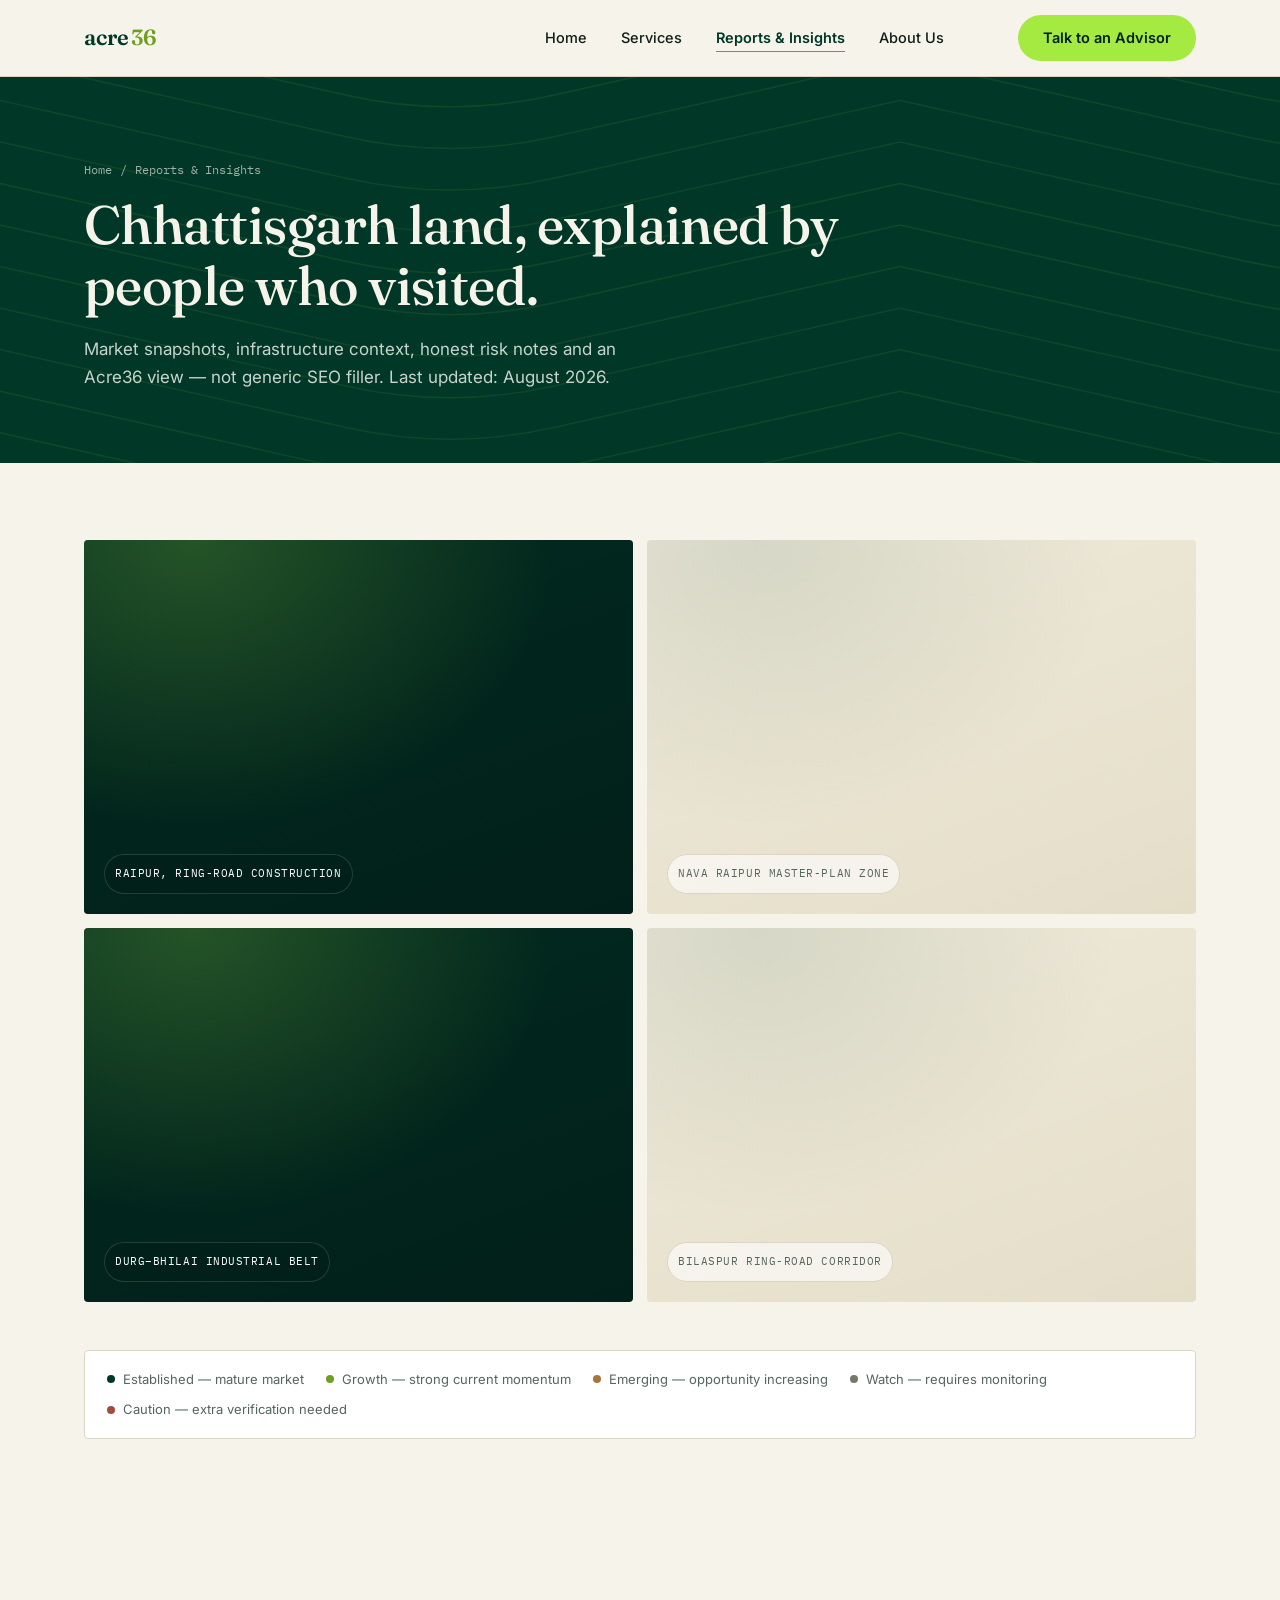
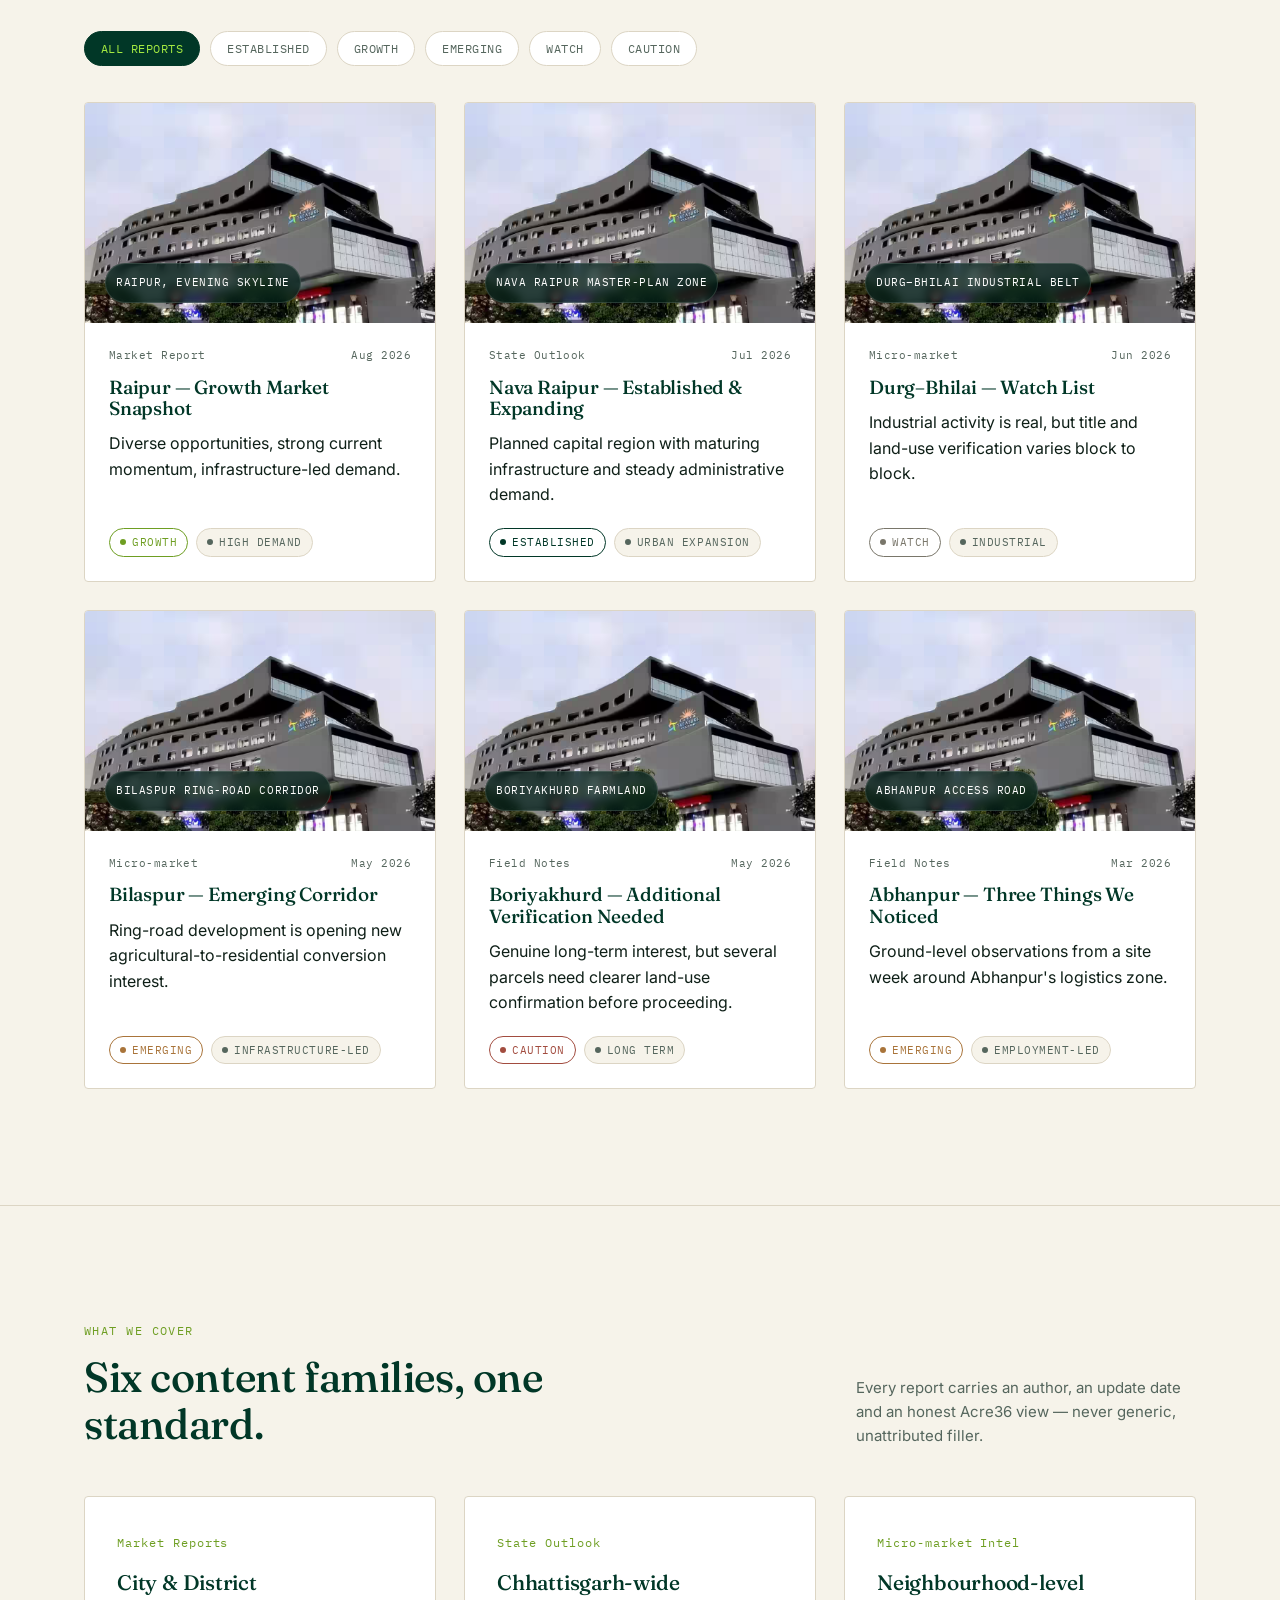
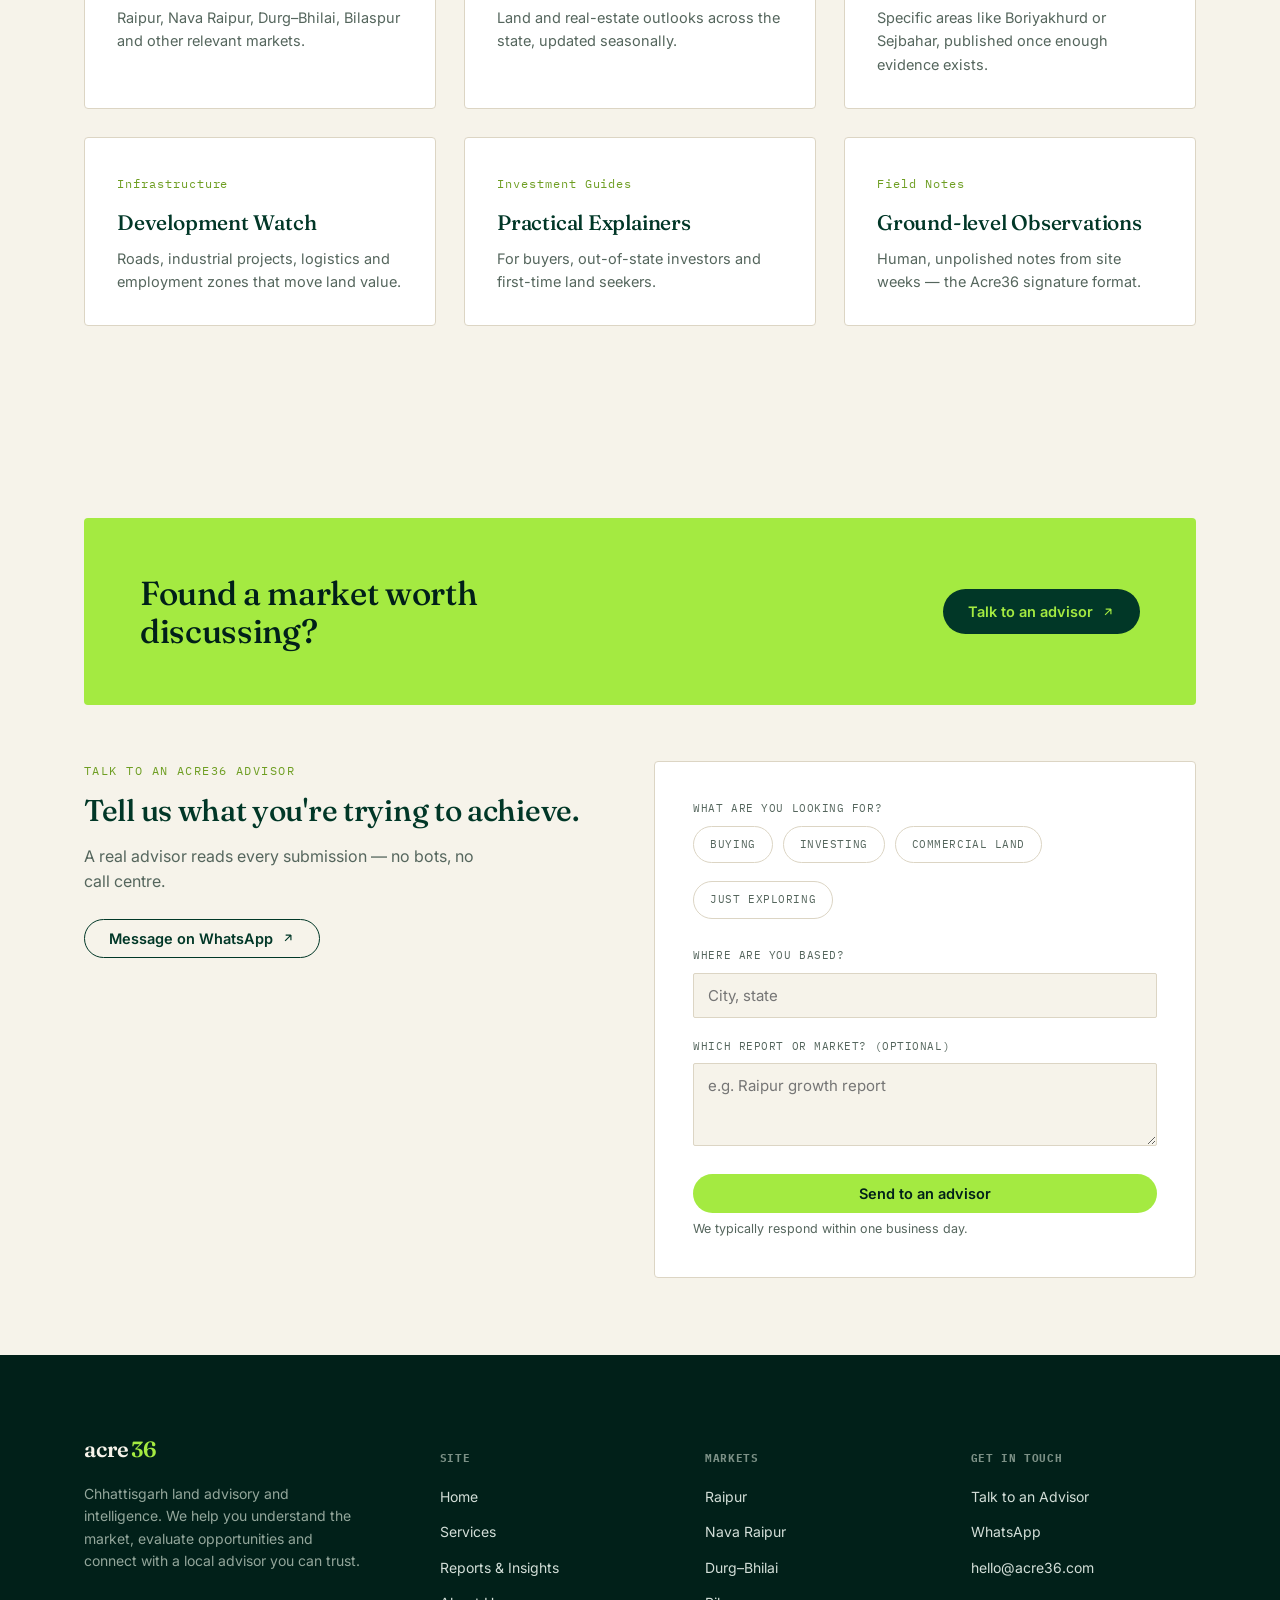
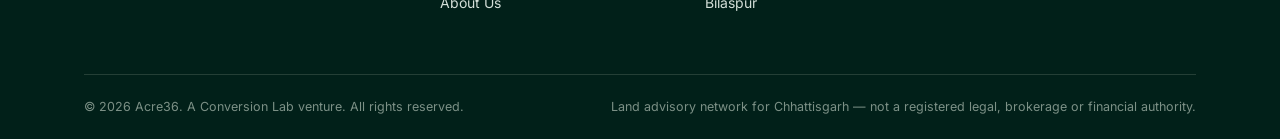
<file: reports.html>
<!DOCTYPE html>
<html lang="en">
<head>
<meta charset="UTF-8">
<meta name="viewport" content="width=device-width, initial-scale=1.0">
<title>Reports &amp; Insights — Acre36 | Chhattisgarh Land Intelligence</title>
<meta name="description" content="City and micro-market reports for Chhattisgarh land — Raipur, Nava Raipur, Durg-Bhilai, Bilaspur and emerging areas. Market status, infrastructure context and an honest read on risk.">
<link rel="stylesheet" href="css/style.css">
</head>
<body>

<header class="site-header">
  <div class="container">
    <a href="index.html" class="logo">acre<em>36</em></a>
    <nav class="nav-primary">
      <ul class="nav-links">
        <li><a href="index.html">Home</a></li>
        <li><a href="services.html">Services</a></li>
        <li><a href="reports.html" aria-current="page">Reports &amp; Insights</a></li>
        <li><a href="about.html">About Us</a></li>
        <li><a class="btn btn-primary" href="#advisor">Talk to an Advisor</a></li>
      </ul>
      <a class="btn btn-primary" href="#advisor">Talk to an Advisor</a>
      <button class="nav-toggle" aria-label="Open menu" aria-expanded="false"><span></span><span></span><span></span></button>
    </nav>
  </div>
</header>

<main>

  <section class="page-hero">
    <div class="topo-bg" aria-hidden="true"></div>
    <div class="container">
      <nav class="breadcrumb" aria-label="Breadcrumb"><a href="index.html">Home</a><span>/</span><span>Reports &amp; Insights</span></nav>
      <h1>Chhattisgarh land, explained by people who visited.</h1>
      <p class="lede">Market snapshots, infrastructure context, honest risk notes and an Acre36 view — not generic SEO filler. Last updated: August 2026.</p>
    </div>
  </section>

  <section class="section-tight">
    <div class="container">
      <div class="gallery" style="margin-bottom:48px;" data-reveal>
        <div class="tile"><div class="art-placeholder"><span class="cap">Raipur, ring-road construction</span></div></div>
        <div class="tile"><div class="art-placeholder light"><span class="cap">Nava Raipur master-plan zone</span></div></div>
        <div class="tile"><div class="art-placeholder"><span class="cap">Durg–Bhilai industrial belt</span></div></div>
        <div class="tile"><div class="art-placeholder light"><span class="cap">Bilaspur ring-road corridor</span></div></div>
      </div>
      <div class="legend" data-reveal>
        <div class="item"><span class="dot" style="background:var(--forest);"></span>Established — mature market</div>
        <div class="item"><span class="dot" style="background:var(--lime-deep);"></span>Growth — strong current momentum</div>
        <div class="item"><span class="dot" style="background:var(--amber);"></span>Emerging — opportunity increasing</div>
        <div class="item"><span class="dot" style="background:var(--grey-tag);"></span>Watch — requires monitoring</div>
        <div class="item"><span class="dot" style="background:var(--caution);"></span>Caution — extra verification needed</div>
      </div>
    </div>
  </section>

  <section class="section">
    <div class="container">

      <div class="filter-bar" data-filter-bar data-reveal>
        <button class="filter-chip active" data-status="all">All Reports</button>
        <button class="filter-chip" data-status="established">Established</button>
        <button class="filter-chip" data-status="growth">Growth</button>
        <button class="filter-chip" data-status="emerging">Emerging</button>
        <button class="filter-chip" data-status="watch">Watch</button>
        <button class="filter-chip" data-status="caution">Caution</button>
      </div>

      <div class="grid grid-3">

        <a href="reports/raipur-2026.html" class="report-card" data-report-card data-status="growth" data-reveal>
          <div class="thumb"><div class="art-placeholder"><span class="cap">Raipur, evening skyline</span></div></div>
          <div class="body">
            <div class="meta"><span>Market Report</span><span>Aug 2026</span></div>
            <h3>Raipur — Growth Market Snapshot</h3>
            <p>Diverse opportunities, strong current momentum, infrastructure-led demand.</p>
            <div class="tags"><span class="tag tag-growth">Growth</span><span class="tag tag-neutral">High Demand</span></div>
          </div>
        </a>

        <a href="reports.html" class="report-card" data-report-card data-status="established" data-reveal>
          <div class="thumb"><div class="art-placeholder"><span class="cap">Nava Raipur master-plan zone</span></div></div>
          <div class="body">
            <div class="meta"><span>State Outlook</span><span>Jul 2026</span></div>
            <h3>Nava Raipur — Established &amp; Expanding</h3>
            <p>Planned capital region with maturing infrastructure and steady administrative demand.</p>
            <div class="tags"><span class="tag tag-established">Established</span><span class="tag tag-neutral">Urban Expansion</span></div>
          </div>
        </a>

        <a href="reports.html" class="report-card" data-report-card data-status="watch" data-reveal>
          <div class="thumb"><div class="art-placeholder"><span class="cap">Durg–Bhilai industrial belt</span></div></div>
          <div class="body">
            <div class="meta"><span>Micro-market</span><span>Jun 2026</span></div>
            <h3>Durg–Bhilai — Watch List</h3>
            <p>Industrial activity is real, but title and land-use verification varies block to block.</p>
            <div class="tags"><span class="tag tag-watch">Watch</span><span class="tag tag-neutral">Industrial</span></div>
          </div>
        </a>

        <a href="reports.html" class="report-card" data-report-card data-status="emerging" data-reveal>
          <div class="thumb"><div class="art-placeholder"><span class="cap">Bilaspur ring-road corridor</span></div></div>
          <div class="body">
            <div class="meta"><span>Micro-market</span><span>May 2026</span></div>
            <h3>Bilaspur — Emerging Corridor</h3>
            <p>Ring-road development is opening new agricultural-to-residential conversion interest.</p>
            <div class="tags"><span class="tag tag-emerging">Emerging</span><span class="tag tag-neutral">Infrastructure-led</span></div>
          </div>
        </a>

        <a href="reports.html" class="report-card" data-report-card data-status="caution" data-reveal>
          <div class="thumb"><div class="art-placeholder"><span class="cap">Boriyakhurd farmland</span></div></div>
          <div class="body">
            <div class="meta"><span>Field Notes</span><span>May 2026</span></div>
            <h3>Boriyakhurd — Additional Verification Needed</h3>
            <p>Genuine long-term interest, but several parcels need clearer land-use confirmation before proceeding.</p>
            <div class="tags"><span class="tag tag-caution">Caution</span><span class="tag tag-neutral">Long Term</span></div>
          </div>
        </a>

        <a href="reports.html" class="report-card" data-report-card data-status="emerging" data-reveal>
          <div class="thumb"><div class="art-placeholder"><span class="cap">Abhanpur access road</span></div></div>
          <div class="body">
            <div class="meta"><span>Field Notes</span><span>Mar 2026</span></div>
            <h3>Abhanpur — Three Things We Noticed</h3>
            <p>Ground-level observations from a site week around Abhanpur's logistics zone.</p>
            <div class="tags"><span class="tag tag-emerging">Emerging</span><span class="tag tag-neutral">Employment-led</span></div>
          </div>
        </a>

      </div>
    </div>
  </section>

  <hr class="rule">

  <section class="section">
    <div class="container">
      <div class="section-head" data-reveal>
        <div>
          <p class="eyebrow">What We Cover</p>
          <h2>Six content families, one standard.</h2>
        </div>
        <p class="desc">Every report carries an author, an update date and an honest Acre36 view — never generic, unattributed filler.</p>
      </div>
      <div class="grid grid-3">
        <div class="card" data-reveal><span class="num">Market Reports</span><h3>City &amp; District</h3><p>Raipur, Nava Raipur, Durg–Bhilai, Bilaspur and other relevant markets.</p></div>
        <div class="card" data-reveal><span class="num">State Outlook</span><h3>Chhattisgarh-wide</h3><p>Land and real-estate outlooks across the state, updated seasonally.</p></div>
        <div class="card" data-reveal><span class="num">Micro-market Intel</span><h3>Neighbourhood-level</h3><p>Specific areas like Boriyakhurd or Sejbahar, published once enough evidence exists.</p></div>
        <div class="card" data-reveal><span class="num">Infrastructure</span><h3>Development Watch</h3><p>Roads, industrial projects, logistics and employment zones that move land value.</p></div>
        <div class="card" data-reveal><span class="num">Investment Guides</span><h3>Practical Explainers</h3><p>For buyers, out-of-state investors and first-time land seekers.</p></div>
        <div class="card" data-reveal><span class="num">Field Notes</span><h3>Ground-level Observations</h3><p>Human, unpolished notes from site weeks — the Acre36 signature format.</p></div>
      </div>
    </div>
  </section>

  <!-- ADVISOR CTA + FORM (shared block) -->
  <section class="section section-tight" id="advisor">
    <div class="container">
      <div class="cta-band" data-reveal>
        <h2>Found a market worth discussing?</h2>
        <a href="#advisor-form-section" class="btn btn-primary">Talk to an advisor
          <svg viewBox="0 0 24 24" fill="none" stroke="currentColor" stroke-width="2"><path d="M7 17L17 7M17 7H8M17 7v9"/></svg>
        </a>
      </div>

      <div class="grid grid-2" style="margin-top:56px; align-items:flex-start;" id="advisor-form-section">
        <div data-reveal>
          <p class="eyebrow">Talk to an Acre36 Advisor</p>
          <h2 style="margin-top:14px; font-size:30px;">Tell us what you're trying to achieve.</h2>
          <p style="margin-top:16px; color:var(--moss); max-width:400px;">A real advisor reads every submission — no bots, no call centre.</p>
          <button class="btn btn-outline" style="margin-top:24px;" data-whatsapp="Hi Acre36, I'd like to discuss a market report with an advisor.">
            Message on WhatsApp
            <svg viewBox="0 0 24 24" fill="none" stroke="currentColor" stroke-width="2"><path d="M7 17L17 7M17 7H8M17 7v9"/></svg>
          </button>
        </div>
        <div data-reveal>
          <form class="advisor-form" id="advisor-form">
            <div class="field">
              <label>What are you looking for?</label>
              <div class="pill-group">
                <label class="pill"><input type="radio" name="intent" value="buying">Buying</label>
                <label class="pill"><input type="radio" name="intent" value="investing">Investing</label>
                <label class="pill"><input type="radio" name="intent" value="commercial">Commercial land</label>
                <label class="pill"><input type="radio" name="intent" value="exploring">Just exploring</label>
              </div>
            </div>
            <div class="field">
              <label for="location">Where are you based?</label>
              <input id="location" name="location" type="text" placeholder="City, state">
            </div>
            <div class="field">
              <label for="notes">Which report or market? (optional)</label>
              <textarea id="notes" name="notes" rows="3" placeholder="e.g. Raipur growth report"></textarea>
            </div>
            <button type="submit" class="btn btn-primary" style="width:100%; justify-content:center;">Send to an advisor</button>
            <p class="form-note">We typically respond within one business day.</p>
          </form>
          <div class="form-success" id="advisor-form-success">
            Thanks — an Acre36 advisor will reach out shortly.
          </div>
        </div>
      </div>
    </div>
  </section>

</main>

<footer class="site-footer">
  <div class="container">
    <div class="footer-top">
      <div>
        <a href="index.html" class="logo">acre<em>36</em></a>
        <p>Chhattisgarh land advisory and intelligence. We help you understand the market, evaluate opportunities and connect with a local advisor you can trust.</p>
      </div>
      <div class="footer-col">
        <h5>Site</h5>
        <ul>
          <li><a href="index.html">Home</a></li>
          <li><a href="services.html">Services</a></li>
          <li><a href="reports.html">Reports &amp; Insights</a></li>
          <li><a href="about.html">About Us</a></li>
        </ul>
      </div>
      <div class="footer-col">
        <h5>Markets</h5>
        <ul>
          <li><a href="reports/raipur-2026.html">Raipur</a></li>
          <li><a href="reports.html">Nava Raipur</a></li>
          <li><a href="reports.html">Durg–Bhilai</a></li>
          <li><a href="reports.html">Bilaspur</a></li>
        </ul>
      </div>
      <div class="footer-col">
        <h5>Get in Touch</h5>
        <ul>
          <li><a href="#advisor">Talk to an Advisor</a></li>
          <li><a href="#" data-whatsapp="Hi Acre36, I'd like to know more.">WhatsApp</a></li>
          <li><a href="mailto:hello@acre36.com">hello@acre36.com</a></li>
        </ul>
      </div>
    </div>
    <div class="footer-bottom">
      <span>© <span data-year></span> Acre36. A Conversion Lab venture. All rights reserved.</span>
      <span>Land advisory network for Chhattisgarh — not a registered legal, brokerage or financial authority.</span>
    </div>
  </div>
</footer>

<script src="js/main.js"></script>
</body>
</html>
</file>
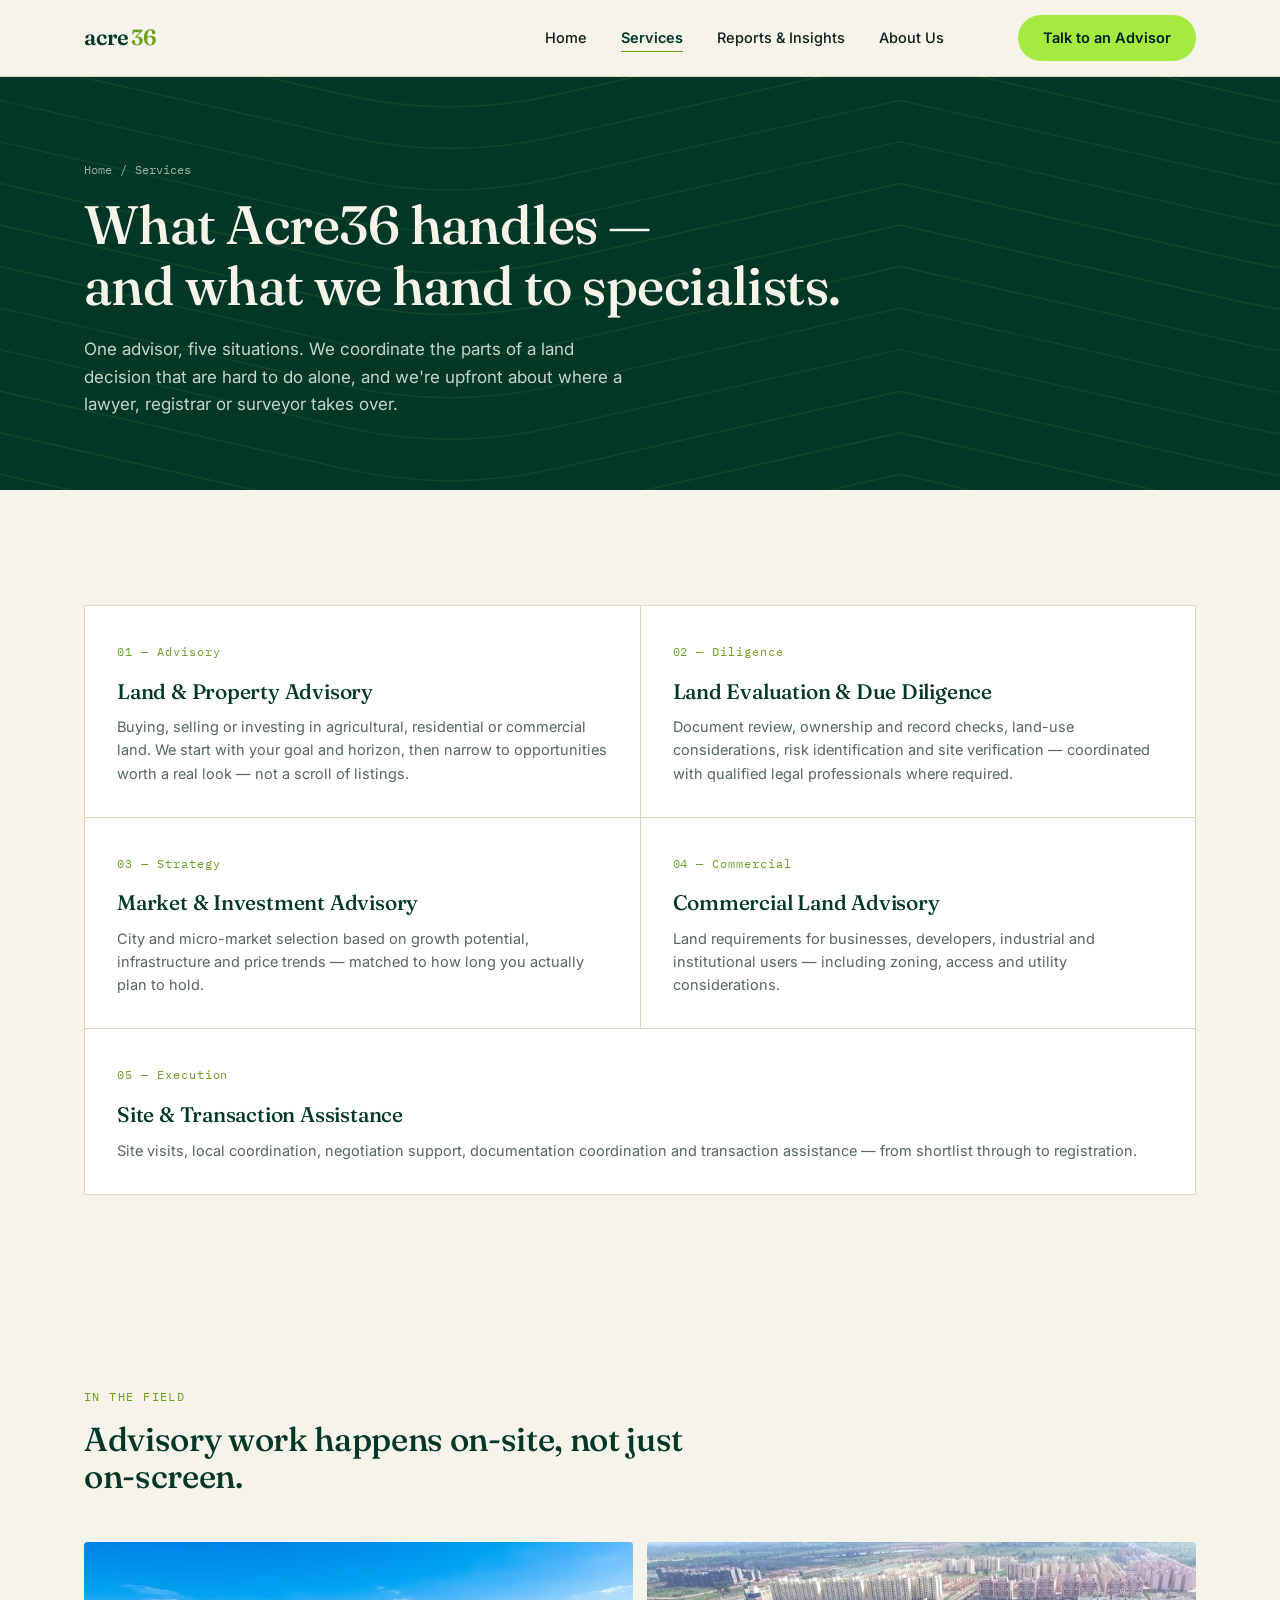
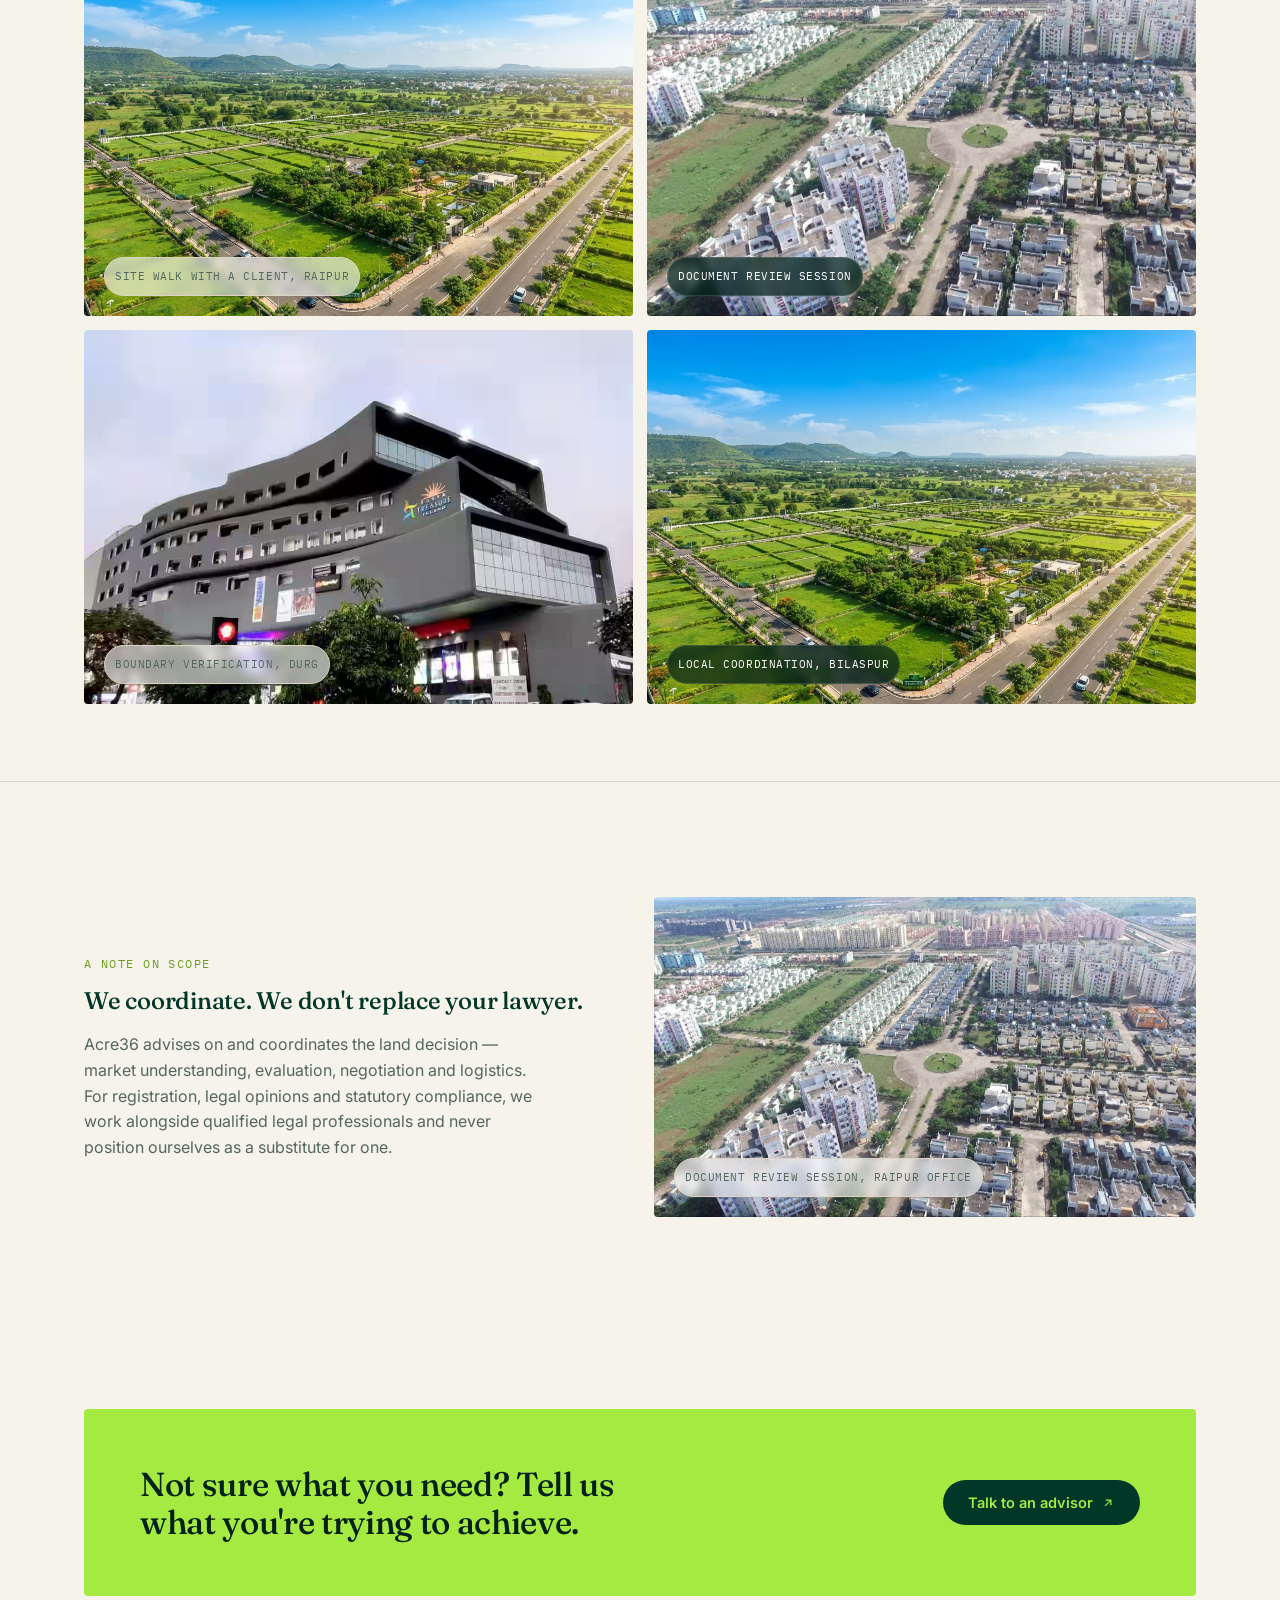
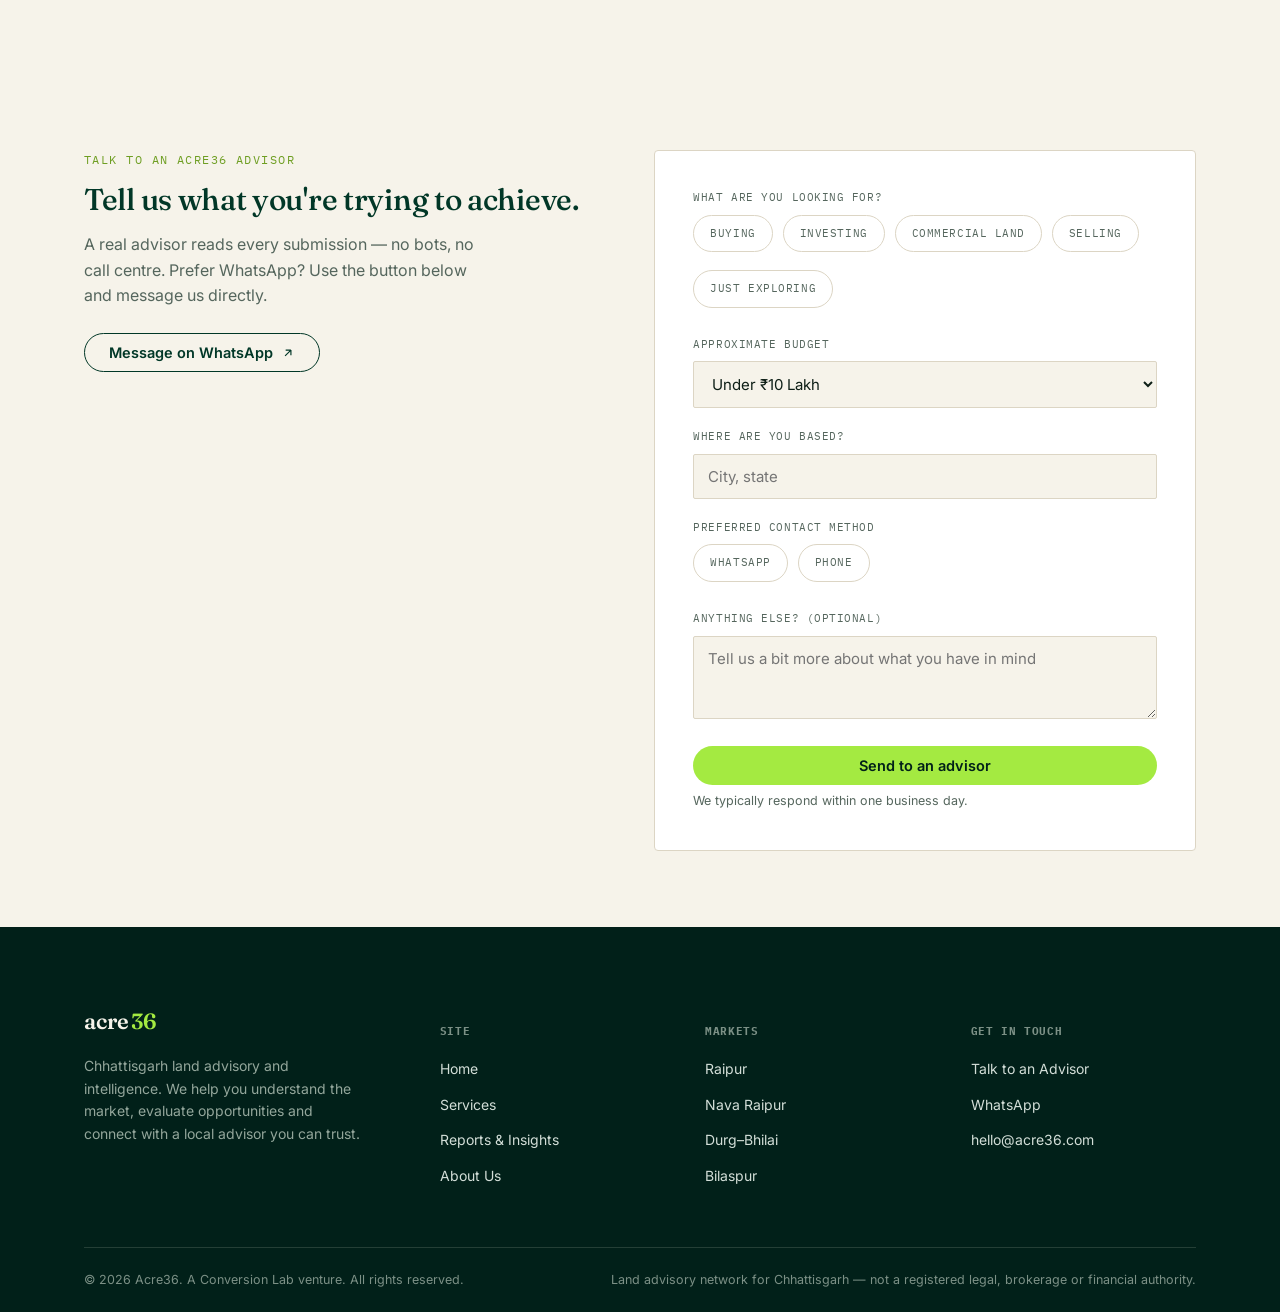
<file: services.html>
<!DOCTYPE html>
<html lang="en">
<head>
<meta charset="UTF-8">
<meta name="viewport" content="width=device-width, initial-scale=1.0">
<title>Services — Acre36 | Land Advisory, Evaluation &amp; Market Intelligence</title>
<meta name="description" content="Land and property advisory, evaluation and due diligence, market and investment advisory, commercial land advisory, and site and transaction assistance — Chhattisgarh.">
<link rel="stylesheet" href="css/style.css">
</head>
<body>

<header class="site-header">
  <div class="container">
    <a href="index.html" class="logo">acre<em>36</em></a>
    <nav class="nav-primary">
      <ul class="nav-links">
        <li><a href="index.html">Home</a></li>
        <li><a href="services.html" aria-current="page">Services</a></li>
        <li><a href="reports.html">Reports &amp; Insights</a></li>
        <li><a href="about.html">About Us</a></li>
        <li><a class="btn btn-primary" href="#advisor">Talk to an Advisor</a></li>
      </ul>
      <a class="btn btn-primary" href="#advisor">Talk to an Advisor</a>
      <button class="nav-toggle" aria-label="Open menu" aria-expanded="false"><span></span><span></span><span></span></button>
    </nav>
  </div>
</header>

<main>

  <section class="page-hero">
    <div class="topo-bg" aria-hidden="true"></div>
    <div class="container">
      <nav class="breadcrumb" aria-label="Breadcrumb"><a href="index.html">Home</a><span>/</span><span>Services</span></nav>
      <h1>What Acre36 handles — <br>and what we hand to specialists.</h1>
      <p class="lede">One advisor, five situations. We coordinate the parts of a land decision that are hard to do alone, and we're upfront about where a lawyer, registrar or surveyor takes over.</p>
    </div>
  </section>

  <section class="section">
    <div class="container">
      <div class="grid grid-2" style="gap:1px; background:var(--hairline); border:1px solid var(--hairline);">

        <div class="card" id="advisory" style="border-radius:0; border:none;" data-reveal>
          <span class="num">01 — Advisory</span>
          <h3>Land &amp; Property Advisory</h3>
          <p>Buying, selling or investing in agricultural, residential or commercial land. We start with your goal and horizon, then narrow to opportunities worth a real look — not a scroll of listings.</p>
        </div>

        <div class="card" id="diligence" style="border-radius:0; border:none;" data-reveal>
          <span class="num">02 — Diligence</span>
          <h3>Land Evaluation &amp; Due Diligence</h3>
          <p>Document review, ownership and record checks, land-use considerations, risk identification and site verification — coordinated with qualified legal professionals where required.</p>
        </div>

        <div class="card" id="market" style="border-radius:0; border:none;" data-reveal>
          <span class="num">03 — Strategy</span>
          <h3>Market &amp; Investment Advisory</h3>
          <p>City and micro-market selection based on growth potential, infrastructure and price trends — matched to how long you actually plan to hold.</p>
        </div>

        <div class="card" id="commercial" style="border-radius:0; border:none;" data-reveal>
          <span class="num">04 — Commercial</span>
          <h3>Commercial Land Advisory</h3>
          <p>Land requirements for businesses, developers, industrial and institutional users — including zoning, access and utility considerations.</p>
        </div>

        <div class="card" id="transaction" style="border-radius:0; border:none; grid-column: span 2;" data-reveal>
          <span class="num">05 — Execution</span>
          <h3>Site &amp; Transaction Assistance</h3>
          <p>Site visits, local coordination, negotiation support, documentation coordination and transaction assistance — from shortlist through to registration.</p>
        </div>

      </div>
    </div>
  </section>

  <!-- FIELD PHOTOGRAPHY GALLERY -->
  <section class="section-tight">
    <div class="container">
      <div class="section-head" data-reveal>
        <div>
          <p class="eyebrow">In the Field</p>
          <h2 style="font-size:clamp(24px,2.6vw,34px); margin-top:14px;">Advisory work happens on-site, not just on-screen.</h2>
        </div>
      </div>
      <div class="gallery services" data-reveal>
        <div class="tile"><div class="art-placeholder light one"><span class="cap">Site walk with a client, Raipur</span></div></div>
        <div class="tile"><div class="art-placeholder two"><span class="cap">Document review session</span></div></div>
        <div class="tile"><div class="art-placeholder light three"><span class="cap">Boundary verification, Durg</span></div></div>
        <div class="tile"><div class="art-placeholder four"><span class="cap">Local coordination, Bilaspur</span></div></div>
      </div>
    </div>
  </section>

  <hr class="rule">

  <section class="section scope">
    <div class="container">
      <div class="grid grid-2" style="align-items:center;">
        <div data-reveal>
          <p class="eyebrow">A note on scope</p>
          <h2 style="margin-top:14px;">We coordinate. We don't replace your lawyer.</h2>
          <p style="margin-top:18px; color:var(--moss); max-width:460px;">Acre36 advises on and coordinates the land decision — market understanding, evaluation, negotiation and logistics. For registration, legal opinions and statutory compliance, we work alongside qualified legal professionals and never position ourselves as a substitute for one.</p>
        </div>
        <div class="art-placeholder light" style="min-height:320px; border-radius:4px;" data-reveal>
          <span class="cap">Document review session, Raipur office</span>
        </div>
      </div>
    </div>
  </section>

  <section class="section section-tight">
    <div class="container">
      <div class="cta-band" data-reveal>
        <h2>Not sure what you need? Tell us what you're trying to achieve.</h2>
        <a href="#advisor-form-section" class="btn btn-primary">Talk to an advisor
          <svg viewBox="0 0 24 24" fill="none" stroke="currentColor" stroke-width="2"><path d="M7 17L17 7M17 7H8M17 7v9"/></svg>
        </a>
      </div>
    </div>
  </section>

  <!-- ADVISOR CTA + FORM (shared block) -->
  <section class="section section-tight" id="advisor">
    <div class="container">
      <div class="grid grid-2" style="align-items:flex-start;" id="advisor-form-section">
        <div data-reveal>
          <p class="eyebrow">Talk to an Acre36 Advisor</p>
          <h2 style="margin-top:14px; font-size:30px;">Tell us what you're trying to achieve.</h2>
          <p style="margin-top:16px; color:var(--moss); max-width:400px;">A real advisor reads every submission — no bots, no call centre. Prefer WhatsApp? Use the button below and message us directly.</p>
          <button class="btn btn-outline" style="margin-top:24px;" data-whatsapp="Hi Acre36, I'd like to talk to an advisor about a service on your site.">
            Message on WhatsApp
            <svg viewBox="0 0 24 24" fill="none" stroke="currentColor" stroke-width="2"><path d="M7 17L17 7M17 7H8M17 7v9"/></svg>
          </button>
        </div>

        <div data-reveal>
          <form class="advisor-form" id="advisor-form">
            <div class="field">
              <label>What are you looking for?</label>
              <div class="pill-group">
                <label class="pill"><input type="radio" name="intent" value="buying">Buying</label>
                <label class="pill"><input type="radio" name="intent" value="investing">Investing</label>
                <label class="pill"><input type="radio" name="intent" value="commercial">Commercial land</label>
                <label class="pill"><input type="radio" name="intent" value="selling">Selling</label>
                <label class="pill"><input type="radio" name="intent" value="exploring">Just exploring</label>
              </div>
            </div>
            <div class="field">
              <label for="budget">Approximate budget</label>
              <select id="budget" name="budget">
                <option>Under ₹10 Lakh</option>
                <option>₹10–25 Lakh</option>
                <option>₹25–50 Lakh</option>
                <option>₹50 Lakh – 1 Cr</option>
                <option>Above ₹1 Cr</option>
              </select>
            </div>
            <div class="field">
              <label for="location">Where are you based?</label>
              <input id="location" name="location" type="text" placeholder="City, state">
            </div>
            <div class="field">
              <label>Preferred contact method</label>
              <div class="pill-group">
                <label class="pill"><input type="radio" name="contact" value="whatsapp">WhatsApp</label>
                <label class="pill"><input type="radio" name="contact" value="phone">Phone</label>
              </div>
            </div>
            <div class="field">
              <label for="notes">Anything else? (optional)</label>
              <textarea id="notes" name="notes" rows="3" placeholder="Tell us a bit more about what you have in mind"></textarea>
            </div>
            <button type="submit" class="btn btn-primary" style="width:100%; justify-content:center;">Send to an advisor</button>
            <p class="form-note">We typically respond within one business day.</p>
          </form>
          <div class="form-success" id="advisor-form-success">
            Thanks — an Acre36 advisor will reach out shortly. If it's urgent, message us on WhatsApp instead.
          </div>
        </div>
      </div>
    </div>
  </section>

</main>

<footer class="site-footer">
  <div class="container">
    <div class="footer-top">
      <div>
        <a href="index.html" class="logo">acre<em>36</em></a>
        <p>Chhattisgarh land advisory and intelligence. We help you understand the market, evaluate opportunities and connect with a local advisor you can trust.</p>
      </div>
      <div class="footer-col">
        <h5>Site</h5>
        <ul>
          <li><a href="index.html">Home</a></li>
          <li><a href="services.html">Services</a></li>
          <li><a href="reports.html">Reports &amp; Insights</a></li>
          <li><a href="about.html">About Us</a></li>
        </ul>
      </div>
      <div class="footer-col">
        <h5>Markets</h5>
        <ul>
          <li><a href="reports/raipur-2026.html">Raipur</a></li>
          <li><a href="reports.html">Nava Raipur</a></li>
          <li><a href="reports.html">Durg–Bhilai</a></li>
          <li><a href="reports.html">Bilaspur</a></li>
        </ul>
      </div>
      <div class="footer-col">
        <h5>Get in Touch</h5>
        <ul>
          <li><a href="#advisor">Talk to an Advisor</a></li>
          <li><a href="#" data-whatsapp="Hi Acre36, I'd like to know more.">WhatsApp</a></li>
          <li><a href="mailto:hello@acre36.com">hello@acre36.com</a></li>
        </ul>
      </div>
    </div>
    <div class="footer-bottom">
      <span>© <span data-year></span> Acre36. A Conversion Lab venture. All rights reserved.</span>
      <span>Land advisory network for Chhattisgarh — not a registered legal, brokerage or financial authority.</span>
    </div>
  </div>
</footer>

<script src="js/main.js"></script>
</body>
</html>
</file>
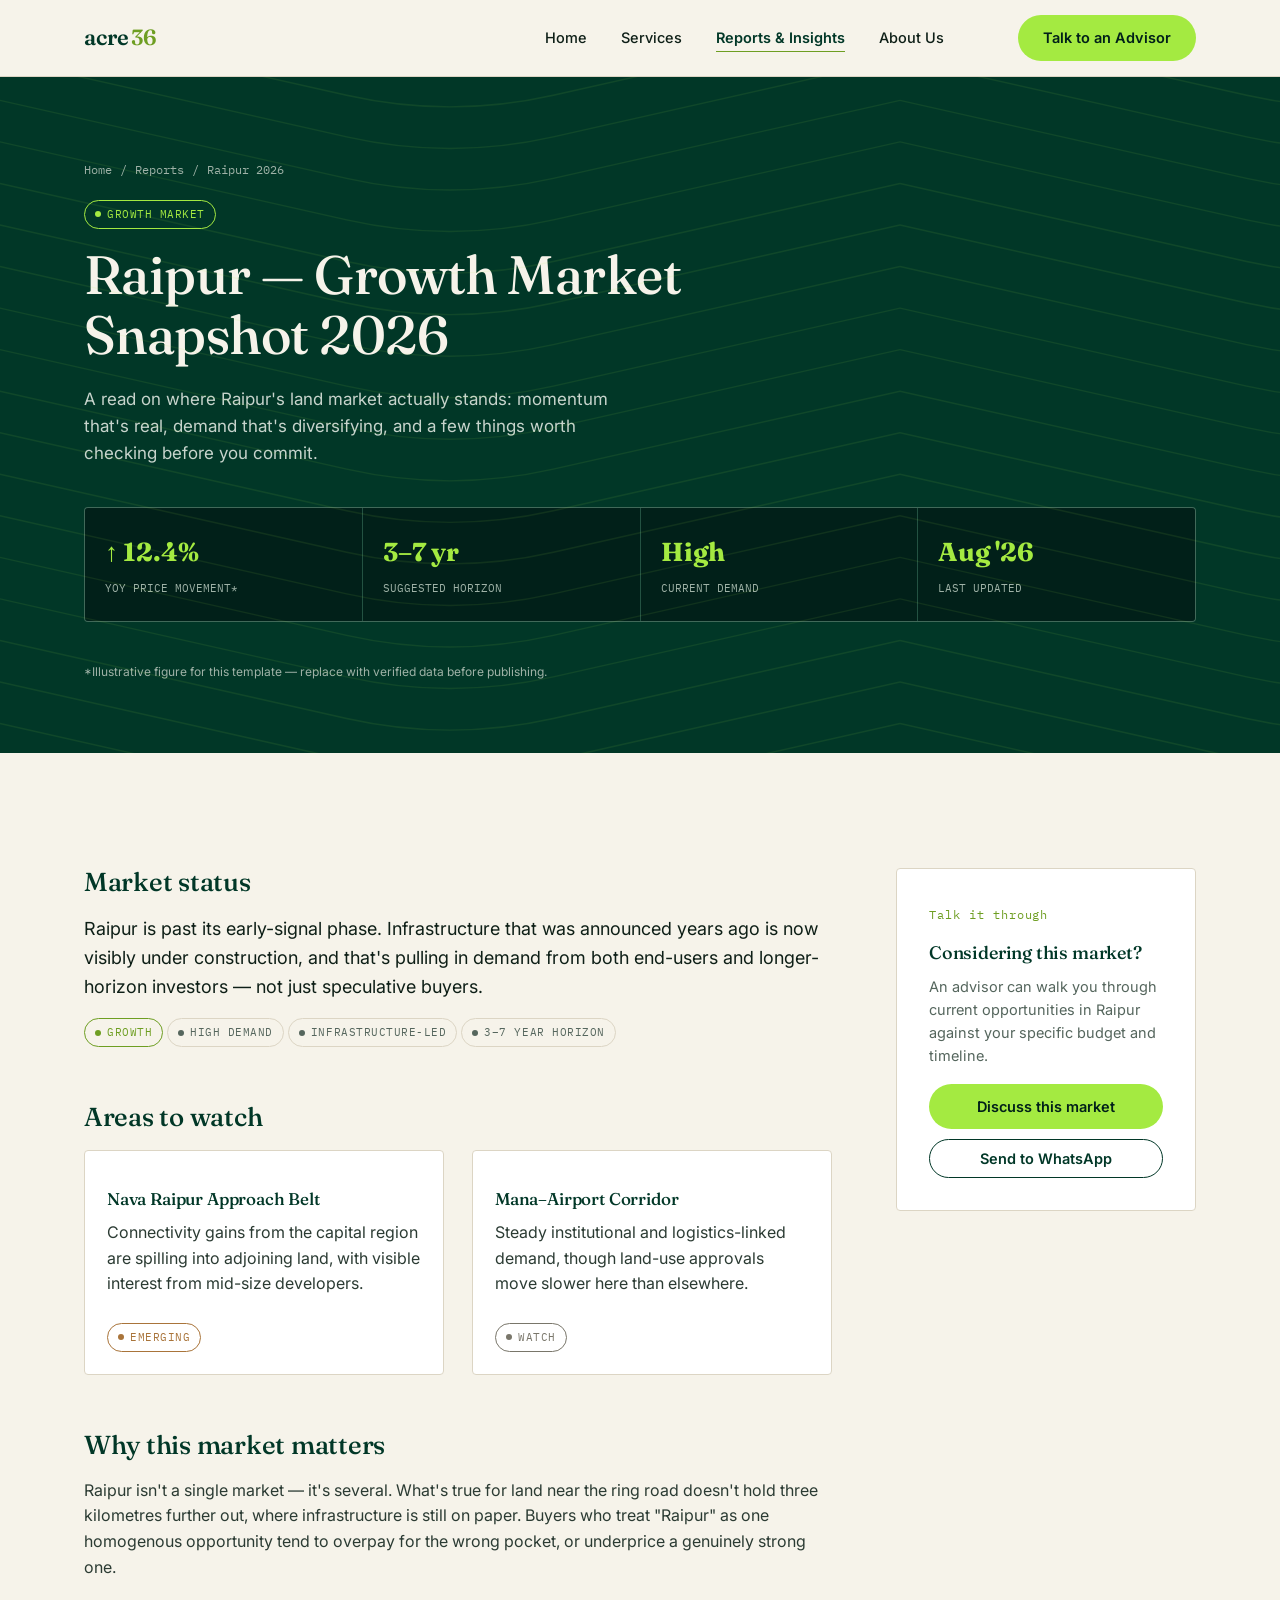
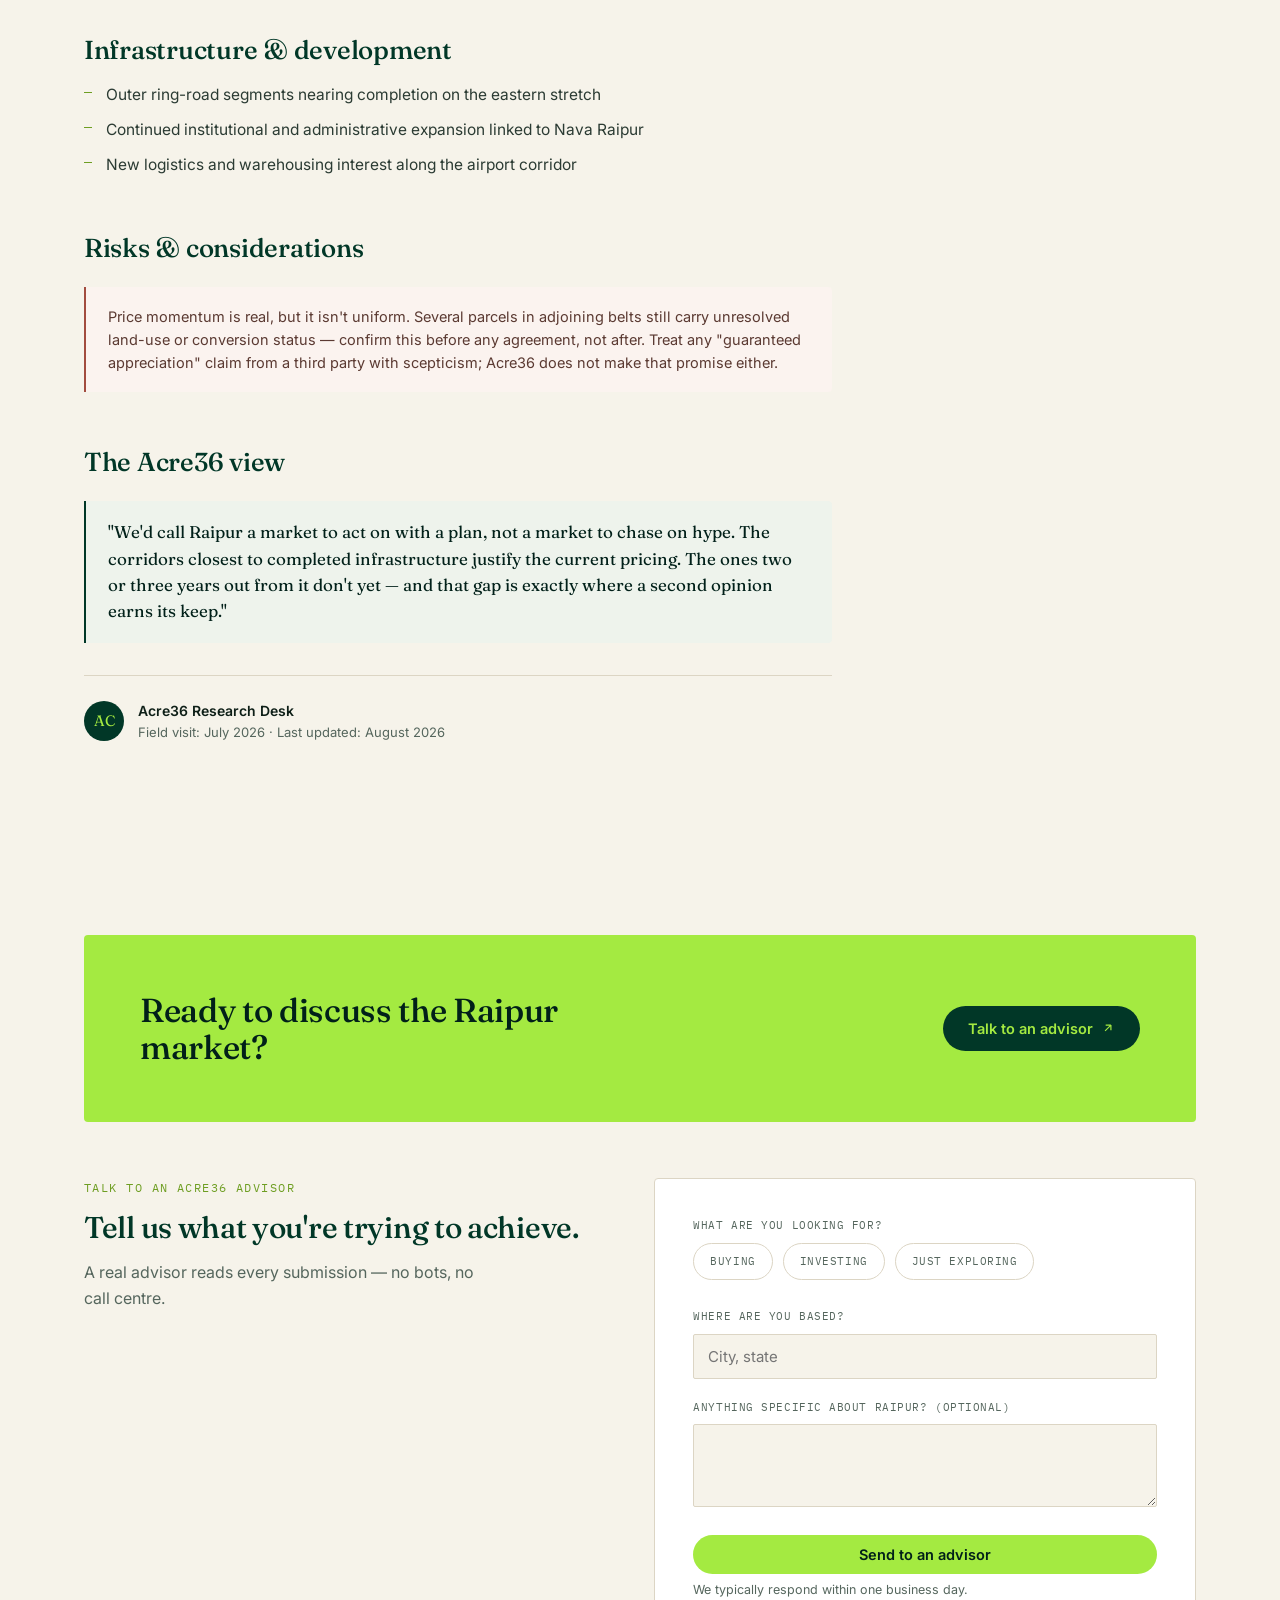
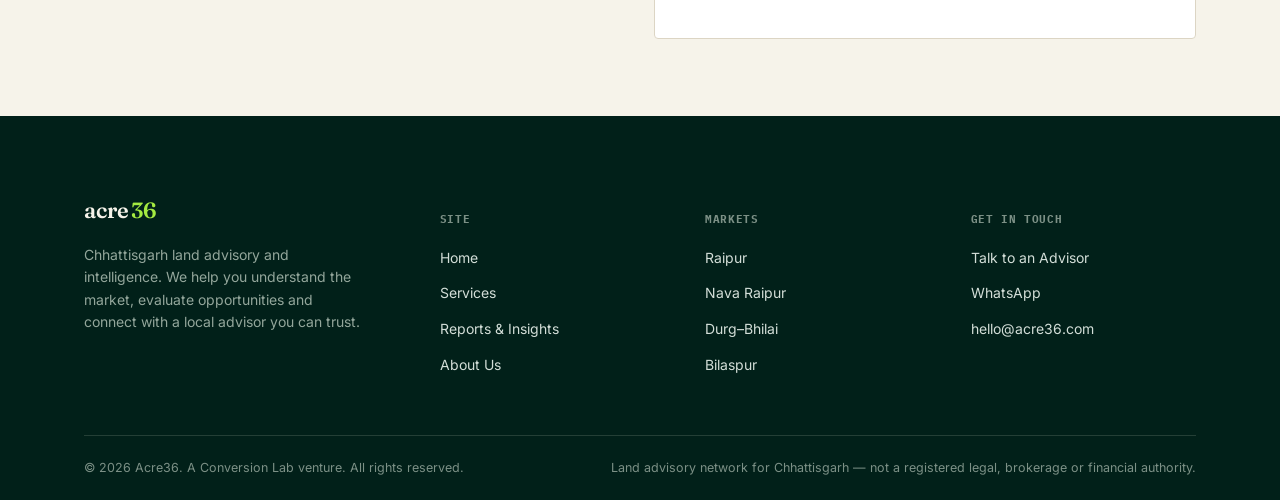
<file: reports/raipur-2026.html>
<!DOCTYPE html>
<html lang="en">
<head>
<meta charset="UTF-8">
<meta name="viewport" content="width=device-width, initial-scale=1.0">
<title>Raipur — Growth Market Snapshot 2026 | Acre36 Reports</title>
<meta name="description" content="Acre36's 2026 Raipur land market report: snapshot, status, areas to watch, infrastructure context, risks and the Acre36 view.">
<link rel="stylesheet" href="../css/style.css">
</head>
<body>

<header class="site-header">
  <div class="container">
    <a href="../index.html" class="logo">acre<em>36</em></a>
    <nav class="nav-primary">
      <ul class="nav-links">
        <li><a href="../index.html">Home</a></li>
        <li><a href="../services.html">Services</a></li>
        <li><a href="../reports.html" aria-current="page">Reports &amp; Insights</a></li>
        <li><a href="../about.html">About Us</a></li>
        <li><a class="btn btn-primary" href="#advisor">Talk to an Advisor</a></li>
      </ul>
      <a class="btn btn-primary" href="#advisor">Talk to an Advisor</a>
      <button class="nav-toggle" aria-label="Open menu" aria-expanded="false"><span></span><span></span><span></span></button>
    </nav>
  </div>
</header>

<main>

  <section class="page-hero">
    <div class="topo-bg" aria-hidden="true"></div>
    <div class="container">
      <nav class="breadcrumb" aria-label="Breadcrumb"><a href="../index.html">Home</a><span>/</span><a href="../reports.html">Reports</a><span>/</span><span>Raipur 2026</span></nav>

      <div class="report-detail-head" style="margin-top:20px;">
        <div>
          <span class="tag tag-growth" style="color:var(--lime);">Growth Market</span>
          <h1 style="margin-top:16px;">Raipur — Growth Market Snapshot 2026</h1>
          <p class="lede">A read on where Raipur's land market actually stands: momentum that's real, demand that's diversifying, and a few things worth checking before you commit.</p>
        </div>
      </div>

      <div class="report-snapshot">
        <div class="stat"><strong>↑ 12.4%</strong><span>YoY Price Movement*</span></div>
        <div class="stat"><strong>3–7 yr</strong><span>Suggested Horizon</span></div>
        <div class="stat"><strong>High</strong><span>Current Demand</span></div>
        <div class="stat"><strong>Aug '26</strong><span>Last Updated</span></div>
      </div>
      <p style="font-size:12px; color:#9FB2A7;">*Illustrative figure for this template — replace with verified data before publishing.</p>
    </div>
  </section>

  <section class="section">
    <div class="container">
      <div class="grid" style="grid-template-columns: 1fr 300px; gap:64px; align-items:start;">

        <article class="prose" data-reveal>

          <h2 class="mt-0">Market status</h2>
          <p class="lead">Raipur is past its early-signal phase. Infrastructure that was announced years ago is now visibly under construction, and that's pulling in demand from both end-users and longer-horizon investors — not just speculative buyers.</p>
          <div class="tags" style="margin-bottom:8px;">
            <span class="tag tag-growth">Growth</span>
            <span class="tag tag-neutral">High Demand</span>
            <span class="tag tag-neutral">Infrastructure-led</span>
            <span class="tag tag-neutral">3–7 Year Horizon</span>
          </div>

          <h2>Areas to watch</h2>
          <div class="grid grid-2 area-cards">
            <div class="card" style="padding:22px;">
              <h3 style="font-size:17px;">Nava Raipur Approach Belt</h3>
              <p>Connectivity gains from the capital region are spilling into adjoining land, with visible interest from mid-size developers.</p>
              <span class="tag tag-emerging" style="margin-top:10px;">Emerging</span>
            </div>
            <div class="card" style="padding:22px;">
              <h3 style="font-size:17px;">Mana–Airport Corridor</h3>
              <p>Steady institutional and logistics-linked demand, though land-use approvals move slower here than elsewhere.</p>
              <span class="tag tag-watch" style="margin-top:10px;">Watch</span>
            </div>
          </div>

          <h2>Why this market matters</h2>
          <p>Raipur isn't a single market — it's several. What's true for land near the ring road doesn't hold three kilometres further out, where infrastructure is still on paper. Buyers who treat "Raipur" as one homogenous opportunity tend to overpay for the wrong pocket, or underprice a genuinely strong one.</p>

          <h2>Infrastructure &amp; development</h2>
          <ul>
            <li>Outer ring-road segments nearing completion on the eastern stretch</li>
            <li>Continued institutional and administrative expansion linked to Nava Raipur</li>
            <li>New logistics and warehousing interest along the airport corridor</li>
          </ul>

          <h2>Risks &amp; considerations</h2>
          <div class="callout">
            Price momentum is real, but it isn't uniform. Several parcels in adjoining belts still carry unresolved land-use or conversion status — confirm this before any agreement, not after. Treat any "guaranteed appreciation" claim from a third party with scepticism; Acre36 does not make that promise either.
          </div>

          <h2>The Acre36 view</h2>
          <div class="callout acre-view">
            "We'd call Raipur a market to act on with a plan, not a market to chase on hype. The corridors closest to completed infrastructure justify the current pricing. The ones two or three years out from it don't yet — and that gap is exactly where a second opinion earns its keep."
          </div>

          <div class="author-row">
            <div class="avatar">AC</div>
            <div class="meta"><strong>Acre36 Research Desk</strong>Field visit: July 2026 · Last updated: August 2026</div>
          </div>

        </article>

        <aside data-reveal>
          <div class="card" style="position:sticky; top:100px;">
            <span class="num">Talk it through</span>
            <h3 style="font-size:18px;">Considering this market?</h3>
            <p>An advisor can walk you through current opportunities in Raipur against your specific budget and timeline.</p>
            <a href="#advisor-form-section" class="btn btn-primary" style="margin-top:16px; width:100%; justify-content:center;">Discuss this market</a>
            <button class="btn btn-outline" style="margin-top:10px; width:100%; justify-content:center;" data-whatsapp="Hi Acre36, I'd like to discuss the Raipur 2026 report.">Send to WhatsApp</button>
          </div>
        </aside>

      </div>
    </div>
  </section>

  <!-- ADVISOR CTA + FORM -->
  <section class="section section-tight" id="advisor">
    <div class="container">
      <div class="cta-band" data-reveal>
        <h2>Ready to discuss the Raipur market?</h2>
        <a href="#advisor-form-section" class="btn btn-primary">Talk to an advisor
          <svg viewBox="0 0 24 24" fill="none" stroke="currentColor" stroke-width="2"><path d="M7 17L17 7M17 7H8M17 7v9"/></svg>
        </a>
      </div>

      <div class="grid grid-2" style="margin-top:56px; align-items:flex-start;" id="advisor-form-section">
        <div data-reveal>
          <p class="eyebrow">Talk to an Acre36 Advisor</p>
          <h2 style="margin-top:14px; font-size:30px;">Tell us what you're trying to achieve.</h2>
          <p style="margin-top:16px; color:var(--moss); max-width:400px;">A real advisor reads every submission — no bots, no call centre.</p>
        </div>
        <div data-reveal>
          <form class="advisor-form" id="advisor-form">
            <div class="field">
              <label>What are you looking for?</label>
              <div class="pill-group">
                <label class="pill"><input type="radio" name="intent" value="buying">Buying</label>
                <label class="pill"><input type="radio" name="intent" value="investing">Investing</label>
                <label class="pill"><input type="radio" name="intent" value="exploring">Just exploring</label>
              </div>
            </div>
            <div class="field">
              <label for="location">Where are you based?</label>
              <input id="location" name="location" type="text" placeholder="City, state">
            </div>
            <div class="field">
              <label for="notes">Anything specific about Raipur? (optional)</label>
              <textarea id="notes" name="notes" rows="3"></textarea>
            </div>
            <button type="submit" class="btn btn-primary" style="width:100%; justify-content:center;">Send to an advisor</button>
            <p class="form-note">We typically respond within one business day.</p>
          </form>
          <div class="form-success" id="advisor-form-success">
            Thanks — an Acre36 advisor will reach out shortly.
          </div>
        </div>
      </div>
    </div>
  </section>

</main>

<footer class="site-footer">
  <div class="container">
    <div class="footer-top">
      <div>
        <a href="../index.html" class="logo">acre<em>36</em></a>
        <p>Chhattisgarh land advisory and intelligence. We help you understand the market, evaluate opportunities and connect with a local advisor you can trust.</p>
      </div>
      <div class="footer-col">
        <h5>Site</h5>
        <ul>
          <li><a href="../index.html">Home</a></li>
          <li><a href="../services.html">Services</a></li>
          <li><a href="../reports.html">Reports &amp; Insights</a></li>
          <li><a href="../about.html">About Us</a></li>
        </ul>
      </div>
      <div class="footer-col">
        <h5>Markets</h5>
        <ul>
          <li><a href="raipur-2026.html">Raipur</a></li>
          <li><a href="../reports.html">Nava Raipur</a></li>
          <li><a href="../reports.html">Durg–Bhilai</a></li>
          <li><a href="../reports.html">Bilaspur</a></li>
        </ul>
      </div>
      <div class="footer-col">
        <h5>Get in Touch</h5>
        <ul>
          <li><a href="#advisor">Talk to an Advisor</a></li>
          <li><a href="#" data-whatsapp="Hi Acre36, I'd like to know more.">WhatsApp</a></li>
          <li><a href="mailto:hello@acre36.com">hello@acre36.com</a></li>
        </ul>
      </div>
    </div>
    <div class="footer-bottom">
      <span>© <span data-year></span> Acre36. A Conversion Lab venture. All rights reserved.</span>
      <span>Land advisory network for Chhattisgarh — not a registered legal, brokerage or financial authority.</span>
    </div>
  </div>
</footer>

<script src="../js/main.js"></script>
</body>
</html>
</file>
<file: css/style.css>
/* ==========================================================================
   ACRE36 — Design System
   Chhattisgarh Land Advisory & Intelligence
   ========================================================================== */

@import url('https://fonts.googleapis.com/css2?family=Fraunces:opsz,wght@9..144,300;9..144,400;9..144,500;9..144,600&family=Inter:wght@400;500;600;700&family=IBM+Plex+Mono:wght@400;500&display=swap');

:root{
  /* ---- Color tokens ---- */
  --forest:        #013727;
  --forest-deep:    #012019;
  --lime:           #A4EA41;
  --lime-deep:      #6E9E22; /* AA-safe lime for text on cream */
  --cream:          #F6F3EA;
  --paper:          #FFFFFF;
  --ink:            #0E1F17;
  --moss:           #55665D;
  --hairline:       #DCD5C4;
  --hairline-dark:  rgba(246,243,234,0.14);
  --amber:          #A9743A;
  --grey-tag:       #79766A;
  --caution:        #A24C3F;

  /* ---- Type ---- */
  --font-display: 'Fraunces', Georgia, serif;
  --font-body: 'Inter', -apple-system, BlinkMacSystemFont, sans-serif;
  --font-mono: 'IBM Plex Mono', ui-monospace, monospace;

  /* ---- Layout ---- */
  --container: 1240px;
  --pad: clamp(20px, 5vw, 64px);
  --radius: 2px;
  --ease: cubic-bezier(0.22, 1, 0.36, 1);
}

*,*::before,*::after{ box-sizing:border-box; }
html{ scroll-behavior:smooth; }
body{
  margin:0;
  background:var(--cream);
  color:var(--ink);
  font-family:var(--font-body);
  font-size:16px;
  line-height:1.6;
  -webkit-font-smoothing:antialiased;
}
img{ max-width:100%; display:block; }
a{ color:inherit; text-decoration:none; }
ul{ margin:0; padding:0; list-style:none; }
button{ font-family:inherit; cursor:pointer; }
h1,h2,h3,h4{
  font-family:var(--font-display);
  font-weight:500;
  line-height:1.12;
  margin:0;
  color:var(--forest);
  letter-spacing:-0.01em;
}
.report-card h3{
     color:var(--forest) !important;
}
p{ margin:0; }

.container{
  max-width:var(--container);
  margin-inline:auto;
  padding-inline:var(--pad);
}

/* ---- Focus visibility ---- */
a:focus-visible, button:focus-visible, input:focus-visible, textarea:focus-visible, select:focus-visible{
  outline:2px solid var(--lime);
  outline-offset:3px;
}

/* ---- Reduced motion ---- */
@media (prefers-reduced-motion: reduce){
  *{ animation-duration:0.001ms !important; animation-iteration-count:1 !important; transition-duration:0.001ms !important; scroll-behavior:auto !important; }
}

/* ==========================================================================
   Eyebrow / labels / mono utility text
   ========================================================================== */
.eyebrow{
  font-family:var(--font-mono);
  font-size:12px;
  letter-spacing:0.12em;
  text-transform:uppercase;
  color:var(--lime-deep);
  display:flex;
  align-items:center;
  gap:10px;
}
/* .eyebrow::before{
  content:"";
  width:16px;
  height:1px;
  background:var(--lime-deep);
  display:inline-block;
} */
.eyebrow.on-dark{ color:var(--lime); }
.eyebrow.on-dark::before{ background:var(--lime); }

/* ==========================================================================
   Buttons
   ========================================================================== */
.btn{
  display:inline-flex;
  align-items:center;
  gap:8px;
  font-family:var(--font-body);
  font-weight:600;
  font-size:14.5px;
  padding:10px 24px;
  border-radius:100px;
  border:1px solid transparent;
  transition:transform 0.35s var(--ease), background 0.25s var(--ease), color 0.25s var(--ease), border-color .25s var(--ease);
  white-space:nowrap;
}
.btn-primary{
  background:var(--lime);
  color:var(--forest-deep);
}
.btn-primary:hover{ background:var(--forest); color:var(--lime); transform:translateY(-1px); }
.btn-outline{
  background:transparent;
  border-color:var(--forest);
  color:var(--forest);
}
.btn-outline:hover{ background:var(--forest); color:var(--cream); }
.btn-outline.on-dark{ border-color:var(--hairline-dark); color:var(--cream); }
.btn-outline.on-dark:hover{ background:var(--lime); border-color:var(--lime); color:var(--forest-deep); }
.btn-ghost{
  color:var(--forest);
  padding:13px 24px;
  border:1px solid var(--forest);
  border: radius 50px;;
}
.btn-ghost.on-dark{ color:var(--cream); border-color:var(--hairline-dark); }
.btn-ghost:hover{ color:var(--lime-deep); border-color:var(--lime-deep); }
.btn svg{ width:14px; height:14px; transition:transform .3s var(--ease); }
.btn:hover svg{ transform:translate(2px,-2px); }

/* ==========================================================================
   Header
   ========================================================================== */
.site-header{
  position:sticky;
  top:0;
  z-index:100;
  background:rgba(246,243,234,1);
  /* backdrop-filter:blur(5px); */
  border-bottom:1px solid var(--hairline);
}
.site-header .container{
  display:flex;
  align-items:center;
  justify-content:space-between;
  height:76px;
}
.logo{
  font-family:var(--font-display);
  font-size:22px;
  font-weight:600;
  color:var(--forest);
  display:flex;
  align-items:baseline;
  gap:2px;
}
.logo em{
  font-style:normal;
  color:var(--lime-deep);
}
.nav-primary{
  display:flex;
  align-items:center;
  gap:40px;
}
.nav-links{
  display:flex;
  gap:34px;
}
.nav-links a{
  font-size:14.5px;
  font-weight:500;
  color:var(--ink);
  position:relative;
  padding:6px 0;
}
.nav-links a::after{
  content:"";
  position:absolute;
  left:0; right:100%;
  bottom:0;
  height:1px;
  background:var(--lime-deep);
  transition:right .3s var(--ease);
}
.nav-links a:hover::after,
.nav-links a[aria-current="page"]::after{ right:0; }
.nav-links a[aria-current="page"]{ color:var(--forest); font-weight:600; }

.nav-toggle{
  display:none;
  background:none;
  border:none;
  width:32px;
  height:22px;
  position:relative;
}
.nav-toggle span{
  position:absolute;
  left:0; right:0;
  height:2px;
  background:var(--forest);
  transition:transform .3s var(--ease), opacity .2s var(--ease);
}
.nav-toggle span:nth-child(1){ top:0; }
.nav-toggle span:nth-child(2){ top:10px; }
.nav-toggle span:nth-child(3){ top:20px; }
.nav-toggle.open span:nth-child(1){ transform:translateY(10px) rotate(45deg); }
.nav-toggle.open span:nth-child(2){ opacity:0; }
.nav-toggle.open span:nth-child(3){ transform:translateY(-10px) rotate(-45deg); }

.nav-links .btn-primary{ display:none; }

@media (max-width: 880px){
  .nav-links{
    position:fixed;
    inset:76px 0 0 0;
    flex-direction:column;
    background:var(--cream);
    padding:32px var(--pad);
    gap:22px;
    transform:translateY(-8px);
    opacity:0;
    pointer-events:none;
    transition:opacity .3s var(--ease), transform .3s var(--ease);
  }
  .nav-links.open{ opacity:1; transform:translateY(0); pointer-events:auto; }
  .nav-links a{ font-size:20px; font-family:var(--font-display); }
  .nav-primary .btn-primary{ display:none; }
  .nav-links .btn-primary{ display:inline-flex; margin-top:8px; }
  .nav-toggle{ display:block; }
}

/* ==========================================================================
   Section scaffolding
   ========================================================================== */
section{ position:relative; }
.section{ padding-block:clamp(64px, 9vw, 128px); }
.section-tight{ padding-block:clamp(44px, 6vw, 80px); }
.section-dark{ background:var(--forest); color:var(--cream); }
.section-dark h1, .section-dark h2, .section-dark h3{ color:var(--cream); }
.rule{
  border:none;
  border-top:1px solid var(--hairline);
  margin:0;
}
.section-dark ~ .section-dark .rule,
.section-dark .rule{ border-top-color:var(--hairline-dark); }

.section-head{
  display:flex;
  align-items:flex-end;
  justify-content:space-between;
  gap:32px;
  margin-bottom:48px;
}
.section-head h2{ font-size:clamp(28px,3.4vw,42px); margin-top:14px; max-width:640px; }
.section-head .desc{ max-width:340px; color:var(--moss); font-size:15px; }
.section-dark .section-head .desc{ color:#B8C7BE; }

/* Topographic texture layer */
.topo-bg{
  position:absolute;
  inset:0;
  background-image:url('../assets/patterns/topo.svg');
  background-size:900px;
  background-repeat:repeat;
  opacity:0.5;
  pointer-events:none;
}
.section-dark .topo-bg{ opacity:0.9; }

/* ==========================================================================
   Hero — full-viewport, image-led, short copy
   ========================================================================== */
.hero{
  position:relative;
  min-height:calc(100svh - 76px);
  min-height:calc(100vh - 76px);
  display:flex;
  align-items:center;
  color:var(--cream);
  overflow:hidden;
}
.heroText{
  text-align: center;
  line-height: 0.8em;
}
.hero-bg{
  position:absolute;
  inset:0;
  z-index:0;
  /* background:
  radial-gradient(120% 90% at 15% 10%, rgba(164,234,65,0.16), transparent 55%),
  radial-gradient(90% 70% at 85% 0%, rgba(164,234,65,0.10), transparent 50%),
  linear-gradient(200deg, #0B5C3F 0%, #013727 45%, #011E16 100%); */
  background-image: url("../assets/images/hero-img.png");
}
.hero-bg::before{
  content:"";
  position:absolute; inset:0;
  background-image:url('../assets/patterns/topo.svg');
  background-size:500px;
  opacity:1;
}
.hero-bg::after{
  /* scrim so hero copy always reads clean regardless of what image replaces the gradient */
  content:"";
  position:absolute; inset:0;
  background:rgba(1,32,25,0.75);
}
.hero-photo-credit{
  position:absolute;
  right:var(--pad);
  top:96px;
  z-index:1;
  font-family:var(--font-mono);
  font-size:10.5px;
  letter-spacing:0.05em;
  text-transform:uppercase;
  color:#9FB2A7;
  border:1px solid var(--hairline-dark);
  padding:6px 10px;
  border-radius:100px;
  background:rgba(1,32,25,0.45);
  backdrop-filter:blur(4px);
}
.hero-content{
  position:relative;
  z-index:1;
  /* padding-bottom:clamp(56px,8vw,96px); */
  max-width:760px;
  display: flex;
  align-items: center;
  justify-content: center;
  flex-direction: column;
}
.hero h1{
  font-size:clamp(36px, 5.6vw, 64px);
  color:var(--cream);
  margin-top:16px;
}
.hero h1 em{ font-style:normal; color:var(--lime); }
.hero p.lede{
  margin-top:18px;
  max-width:440px;
  font-size:16.5px;
  color:#DCE6DF;
}
.hero-actions{
  margin-top:32px;
  display:flex;
  gap:18px;
  flex-wrap:wrap;
  align-items:center;
}
.hero-scroll-cue{
  position:absolute;
  bottom:28px;
  left:var(--pad);
  z-index:1;
  display:flex;
  align-items:center;
  gap:10px;
  font-family:var(--font-mono);
  font-size:10.5px;
  letter-spacing:0.08em;
  text-transform:uppercase;
  color:#9FB2A7;
}
.hero-scroll-cue::after{
  content:"";
  width:1px; height:28px;
  background:linear-gradient(var(--lime), transparent);
}
@media (max-width:640px){
  .hero{ min-height:calc(92svh - 76px); align-items:flex-end; }
  .hero-photo-credit{ display:none; }
  .heroText{text-align: left;}
  .hero-content{align-items:start; padding-bottom: 50px;}
}

/* ---- Stat strip (directly under hero) ---- */

.stat-strip{
  background:var(--cream);
  border-bottom:1px solid var(--hairline);
}
.stat-strip .container{
  display:flex;
  flex-wrap:wrap;
  gap:0;
}
.stat-strip .stat{
  flex:1 1 160px;
  padding: 50px;;
  border-right:1px solid var(--hairline);
}
.stat-strip .stat:last-child{ border-right:none; }
.stat-strip .stat strong{
  display:block;
  font-family:var(--font-display);
  font-size:26px;
  color:var(--forest);
}
.stat-strip .stat span{
  display:block;
  font-family:var(--font-mono);
  font-size:10.5px;
  text-transform:uppercase;
  letter-spacing:0.06em;
  color:var(--moss);
  margin-top:4px;
}

/* ==========================================================================
   News ticker — Chhattisgarh real estate pulse (no CTAs on cards)
   ========================================================================== */
.news-ticker{
  background:var(--forest-deep);
  border-bottom:1px solid var(--hairline-dark);
  padding-block:58px;
  overflow:hidden;
}
.news-ticker-head{
  display:flex;
  align-items:center;
  justify-content:space-between;
  margin-bottom:20px;
}
.news-ticker-head .note{
  font-family:var(--font-mono);
  font-size:10.5px;
  letter-spacing:0.04em;
  text-transform:uppercase;
  color:#7C9086;
}
.news-track-wrap{
  overflow:hidden;
  mask-image:linear-gradient(90deg, transparent, #000 4%, #000 96%, transparent);
  -webkit-mask-image:linear-gradient(90deg, transparent, #000 4%, #000 96%, transparent);
}
.news-track{
  display:flex;
  gap:16px;
  width:max-content;
  animation:ticker-scroll 46s linear infinite;
}
.news-ticker:hover .news-track{ animation-play-state:paused; }
.news-card{
  flex:0 0 auto;
  width:300px;
  border:1px solid var(--hairline-dark);
  border-radius:4px;
  background:rgba(164,234,65,0.05);
  padding: 45px;
  color:var(--cream);
}
.news-card .meta{
  display:flex;
  justify-content:space-between;
  font-family:var(--font-mono);
  font-size:10px;
  text-transform:uppercase;
  letter-spacing:0.04em;
  color:var(--lime);
  margin-bottom:10px;
}
.news-card p{
  font-size:14px;
  line-height:1.45;
  color:#DCE6DF;
}
@keyframes ticker-scroll{
  from{ transform:translateX(0); }
  to{ transform:translateX(-50%); }
}
@media (prefers-reduced-motion: reduce){
  .news-track{ animation:none; overflow-x:auto; }
}

/* ==========================================================================
   Photo gallery band (breaks up text-heavy sections)
   ========================================================================== */
.gallery{
  display:grid;
  grid-template-columns:repeat(4,1fr);
  grid-auto-rows:180px;
  gap:14px;
}
.gallery .tile{ border-radius:4px; overflow:hidden; }
.gallery .tile:nth-child(1){ grid-column:span 2; grid-row:span 2; 
  background-image: url("../assets/images/NayaRaipur.jpg");
}
.gallery .tile:nth-child(2){ grid-column:span 2; grid-row:span 2;}
.gallery .tile:nth-child(3){ grid-column:span 2; grid-row:span 2;}
.gallery .tile:nth-child(4){ grid-column:span 2; grid-row:span 2;}
@media (max-width:900px){
  .gallery{ grid-template-columns:repeat(2,1fr); grid-auto-rows:160px; }
  .gallery .tile:nth-child(1){ grid-column:span 2; grid-row:span 1; }
}

/* Placeholder art blocks — replace with real photography */
.art-placeholder{
  position:relative;
  width:100%; height:100%;
  min-height:220px;
  background:
    radial-gradient(120% 140% at 20% 0%, rgba(164,234,65,0.22), transparent 55%),
    linear-gradient(160deg, #012A20, var(--forest-deep));
  display:flex;
  align-items:flex-end;
  padding:20px;
}
.art-placeholder::before{
  content:"";
  position:absolute; inset:0;
  /* background-image:url('../assets/patterns/topo.svg'); */
  background-size:cover;
  opacity:0.5;
}
.raipur::before {
    background-image: url("../assets/images/NayaRaipur.jpg");
}
.bhilai::before {
    background-image: url("../assets/images/bhilai.jpg");
}
.art-placeholder .cap{
  position:relative;
  font-family:var(--font-mono);
  font-size:11px;
  letter-spacing:0.05em;
  text-transform:uppercase;
  color:#FFFFFF;
  border:1px solid var(--hairline-dark);
  padding: 10px;
  border-radius:100px;
  background:rgba(1,32,25,0.7);
  backdrop-filter:blur(4px);
}
.art-placeholder.light{
  background:
    radial-gradient(120% 140% at 20% 0%, rgba(1,55,39,0.10), transparent 55%),
    linear-gradient(160deg, #EFEADA, #E4DEC9);
}
.art-placeholder.light::before{ opacity:0.28; }
.art-placeholder.light .cap{
  color:var(--moss);
  border-color:var(--hairline);
  background:rgba(255,255,255,0.6);
}

/* ==========================================================================
   Cards — services / reports / stories / people
   ========================================================================== */
.grid{ display:grid; gap:28px; }
.grid-3{ grid-template-columns:repeat(3,1fr); }
.grid-2{ grid-template-columns:repeat(2,1fr); }
@media (max-width: 900px){ .grid-3, .grid-2{ grid-template-columns:1fr; } }

/* Any white/paper surface resets its own text color — prevents it silently
   inheriting a light color from a dark ancestor section (contrast safety). */
.card, .report-card, .legend, .advisor-form{ color:var(--ink); }

.card{
  background:var(--paper);
  border:1px solid var(--hairline);
  border-radius:4px;
  padding:32px;
  transition:transform .35s var(--ease), border-color .3s var(--ease), box-shadow .35s var(--ease);
}
.card:hover{
  transform:translateY(-4px);
  border-color:var(--forest);
  box-shadow:0 18px 40px -20px rgba(1,55,39,0.28);
}
.card .num{
  font-family:var(--font-mono);
  font-size:12px;
  color:var(--lime-deep);
  letter-spacing:0.08em;
}
.card h3{
  font-size:21px;
  margin-top:16px;
}
.card p{
  margin-top:12px;
  color:var(--moss);
  font-size:14.5px;
}
.card .link{
  margin-top:20px;
  display:inline-flex;
  align-items:center;
  gap:6px;
  font-size:13.5px;
  font-weight:600;
  color:var(--forest);
  border-bottom:1px solid var(--hairline);
  padding-bottom:2px;
}
.card:hover .link{ border-color:var(--forest); }

/* ---- Report / market card ---- */
.report-card{
  background:var(--paper);
  border:1px solid var(--hairline);
  border-radius:4px;
  overflow:hidden;
  display:flex;
  flex-direction:column;
  transition:transform .35s var(--ease), box-shadow .35s var(--ease);
}
.report-card:hover{ transform:translateY(-4px); box-shadow:0 18px 40px -22px rgba(1,55,39,0.3); }
.report-card .thumb{ aspect-ratio:16/10; }
.report-card .body{ padding:24px; display:flex; flex-direction:column; gap:12px; flex:1; }
.report-card .meta{
  display:flex; align-items:center; justify-content:space-between;
  font-family:var(--font-mono); font-size:11px; letter-spacing:0.04em; color:var(--moss);
}
.report-card h3{ font-size:19px; }
.report-card .tags{ display:flex; flex-wrap:wrap; gap:8px; margin-top:auto; padding-top:8px; }


.thumb .art-placeholder{
    background-image: url("../assets/images/bhilai.jpg");
    background-size: cover;
}
.story .art-placeholder{
    background-image: url("../assets/images/commercial-land.avif");
    background-size: cover;
}
/* ---- Status tags (semantic) ---- */
.tag{
  display:inline-flex;
  align-items:center;
  gap:6px;
  font-family:var(--font-mono);
  font-size:10.5px;
  letter-spacing:0.05em;
  text-transform:uppercase;
  padding:5px 10px;
  border-radius:100px;
  border:1px solid currentColor;
  color:var(--moss);
}
.tag::before{ content:""; width:6px; height:6px; border-radius:50%; background:currentColor; }
.tag-established{ color:var(--forest); }
.tag-emerging{ color:var(--amber); }
.tag-growth{ color:var(--lime-deep); }
.tag-watch{ color:var(--grey-tag); }
.tag-caution{ color:var(--caution); }
.tag-neutral{ color:var(--moss); background:var(--cream); border-color:var(--hairline); }

/* ---- Legend strip ---- */
.legend{
  display:flex;
  flex-wrap:wrap;
  gap:10px 22px;
  padding:18px 22px;
  border:1px solid var(--hairline);
  border-radius:4px;
  background:var(--paper);
}
.legend .item{ display:flex; align-items:center; gap:8px; font-size:13px; color:var(--moss); }
.legend .dot{ width:8px; height:8px; border-radius:50%; }

/* ==========================================================================
   Success story
   ========================================================================== */
.story{
  display:grid;
  grid-template-columns:0.9fr 1.1fr;
  gap:0;
  border:1px solid var(--hairline-dark);
  border-radius:4px;
  overflow:hidden;
}
.story .art{ min-height:280px; }
.story .content{ padding:clamp(28px,4vw,48px); background:var(--forest-deep); }
.story .content p.quote{
  font-family:var(--font-display);
  font-size:clamp(19px,2vw,24px);
  color:var(--cream);
  line-height:1.4;
}
.story .content .attrib{
  margin-top:20px;
  font-family:var(--font-mono);
  font-size:12px;
  color:#9FB2A7;
}
.story .facts{
  margin-top:28px;
  display:grid;
  grid-template-columns:1fr 1fr;
  gap:16px;
  border-top:1px solid var(--hairline-dark);
  padding-top:20px;
}
.story .facts dt{ font-family:var(--font-mono); font-size:10.5px; text-transform:uppercase; color:#9FB2A7; letter-spacing:0.05em; }
.story .facts dd{ margin:6px 0 0; font-size:13.5px; color:#DCE6DF; }
@media (max-width: 860px){ .story{ grid-template-columns:1fr; } .story .art{ min-height:200px; } }

/* ==========================================================================
   Process / how we work
   ========================================================================== */
.process{
  display:grid;
  grid-template-columns:repeat(5,1fr);
  gap:0;
}
.process .step{
  padding:28px 20px 0 0;
  border-top:1px solid var(--hairline);
  position:relative;
}
.process .step .idx{
  font-family:var(--font-mono);
  font-size:11px;
  color:var(--lime-deep);
}
.process .step h4{ font-size:16px; margin-top:12px; }
.process .step p{ font-size:13.5px; color:var(--moss); margin-top:8px; }
@media (max-width: 980px){
  .process{ grid-template-columns:1fr 1fr; gap:24px; }
}
@media (max-width: 560px){ .process{ grid-template-columns:1fr; } }

/* ==========================================================================
   CTA band
   ========================================================================== */
.cta-band{
  background:var(--lime);
  color:var(--forest-deep);
  border-radius:4px;
  padding:clamp(36px,5vw,56px);
  display:flex;
  align-items:center;
  justify-content:space-between;
  gap:24px;
  flex-wrap:wrap;
}
.cta-band h2{ color:var(--forest-deep); font-size:clamp(24px,2.6vw,34px); max-width:520px; }
.cta-band .btn-primary{ background:var(--forest); color:var(--lime); }
.cta-band .btn-primary:hover{ background:var(--forest-deep); }

/* ==========================================================================
   Forms
   ========================================================================== */
.advisor-form{
  background:var(--paper);
  border:1px solid var(--hairline);
  border-radius:4px;
  padding:clamp(24px,3vw,40px);
}
.field{ margin-bottom:20px; }
.field label{
  display:block;
  font-family:var(--font-mono);
  font-size:11px;
  text-transform:uppercase;
  letter-spacing:0.05em;
  color:var(--moss);
  margin-bottom:8px;
}
.field input, .field select, .field textarea{
  width:100%;
  background:var(--cream);
  border:1px solid var(--hairline);
  border-radius:2px;
  padding:12px 14px;
  font-family:var(--font-body);
  font-size:15px;
  color:var(--ink);
  transition:border-color .2s var(--ease);
}
.field input:focus, .field select:focus, .field textarea:focus{ border-color:var(--forest); outline:none; }
.pill-group{ display:flex; flex-wrap:wrap; gap:10px; }
.pill{
  padding:9px 16px;
  border:1px solid var(--hairline);
  border-radius:100px;
  font-size:13.5px;
  color:var(--moss);
  cursor:pointer;
  transition:all .2s var(--ease);
}
.pill input{ display:none; }
.pill.active, .pill:has(input:checked){
  background:var(--forest);
  border-color:var(--forest);
  color:var(--lime);
}
.form-note{ font-size:12.5px; color:var(--moss); margin-top:6px; }
.form-success{
  display:none;
  padding:18px;
  border:1px solid var(--lime-deep);
  background:rgba(164,234,65,0.12);
  color:var(--forest);
  border-radius:4px;
  font-size:14px;
}
.form-success.show{ display:block; }

/* ==========================================================================
   Footer
   ========================================================================== */
.site-footer{
  background:var(--forest-deep);
  color:#B8C7BE;
  padding-top:clamp(48px,6vw,80px);
}
.footer-top{
  display:grid;
  grid-template-columns:1.4fr 1fr 1fr 1fr;
  gap:40px;
  padding-bottom:48px;
  border-bottom:1px solid var(--hairline-dark);
}
.footer-top .logo{ color:var(--cream); }
.footer-top .logo em{ color:var(--lime); }
.footer-top p{ margin-top:16px; max-width:280px; font-size:14px; color:#93A69B; }
.footer-col h5{
  font-family:var(--font-mono);
  font-size:11px;
  text-transform:uppercase;
  letter-spacing:0.06em;
  color:#7C9086;
  margin-bottom:16px;
}
.footer-col ul li{ margin-bottom:10px; }
.footer-col a{ font-size:14px; color:#D3DED8; transition:color .2s; }
.footer-col a:hover{ color:var(--lime); }
.footer-bottom{
  display:flex;
  justify-content:space-between;
  align-items:center;
  padding-block:22px;
  font-size:12.5px;
  color:#7C9086;
  flex-wrap:wrap;
  gap:10px;
}
@media (max-width:860px){
  .footer-top{ grid-template-columns:1fr 1fr; }
}
@media (max-width:560px){
  .footer-top{ grid-template-columns:1fr; }
}

/* ==========================================================================
   Reveal-on-scroll (signature contour-draw + fade)
   ========================================================================== */
[data-reveal]{
  opacity:0;
  transform:translateY(18px);
  transition:opacity .8s var(--ease), transform .8s var(--ease);
}
[data-reveal].is-visible{ opacity:1; transform:none; }
[data-reveal-line]{
  stroke-dasharray:2000;
  stroke-dashoffset:2000;
  transition:stroke-dashoffset 1.8s var(--ease);
}
[data-reveal-line].is-visible{ stroke-dashoffset:0; }

/* ==========================================================================
   Page hero (interior pages)
   ========================================================================== */
.page-hero{
  background:var(--forest);
  color:var(--cream);
  padding-top:clamp(56px,8vw,84px);
  padding-bottom:clamp(48px,6vw,72px);
  overflow:hidden;
}
.page-hero h1{ color:var(--cream); font-size:clamp(34px,4.6vw,54px); margin-top:16px; max-width:760px; }
.page-hero p.lede{ margin-top:20px; max-width:560px; font-size:17px; color:#C7D4CC; }
.breadcrumb{
  font-family:var(--font-mono);
  font-size:11.5px;
  color:#9FB2A7;
  display:flex;
  gap:8px;
  align-items:center;
}
.breadcrumb a{ color:#9FB2A7; }
.breadcrumb a:hover{ color:var(--lime); }

/* ---- Filter bar (reports listing) ---- */
.filter-bar{
  display:flex;
  gap:10px;
  flex-wrap:wrap;
  margin-bottom:36px;
}
.filter-chip{
  font-family:var(--font-mono);
  font-size:12px;
  text-transform:uppercase;
  letter-spacing:0.04em;
  padding:9px 16px;
  border:1px solid var(--hairline);
  border-radius:100px;
  color:var(--moss);
  background:var(--paper);
  transition:all .2s var(--ease);
}
.filter-chip.active, .filter-chip:hover{ background:var(--forest); color:var(--lime); border-color:var(--forest); }

/* ---- Report detail page ---- */
.report-detail-head{
  display:flex;
  justify-content:space-between;
  align-items:flex-end;
  gap:24px;
  flex-wrap:wrap;
}
.report-snapshot{
  display:grid;
  grid-template-columns:repeat(4,1fr);
  gap:1px;
  background:var(--hairline-dark);
  border:1px solid var(--hairline-dark);
  border-radius:4px;
  overflow:hidden;
  margin-block:40px;
}
.report-snapshot .stat{
  background:var(--forest-deep);
  padding:24px 20px;
}
.report-snapshot .stat strong{
  display:block;
  font-family:var(--font-display);
  font-size:26px;
  color:var(--lime);
}
.report-snapshot .stat span{
  display:block;
  font-family:var(--font-mono);
  font-size:10.5px;
  text-transform:uppercase;
  color:#9FB2A7;
  margin-top:6px;
}
@media (max-width:760px){ .report-snapshot{ grid-template-columns:1fr 1fr; } }

.prose{ max-width:760px; }
.prose h2{ font-size:26px; margin-top:56px; margin-bottom:18px; }
.prose h2:first-child{ margin-top:0; }
.prose p{ font-size:16px; color:#2B3B33; margin-bottom:16px; }
.prose p.lead{ font-size:18px; color:var(--ink); }
.prose ul{ margin:16px 0; padding-left:0; }
.prose ul li{
  padding-left:22px;
  position:relative;
  margin-bottom:10px;
  font-size:15.5px;
  color:#2B3B33;
}
.prose ul li::before{
  content:"";
  position:absolute; left:0; top:9px;
  width:8px; height:1px;
  background:var(--lime-deep);
}
.callout{
  border-left:2px solid var(--caution);
  background:#FBF3EF;
  padding:18px 22px;
  border-radius:0 4px 4px 0;
  font-size:14.5px;
  color:#5B3A32;
  margin:24px 0;
}
.callout.acre-view{
  border-left-color:var(--forest);
  background:#EEF3EC;
  color:var(--forest-deep);
  font-family:var(--font-display);
  font-size:17px;
  line-height:1.55;
}
.area-cards{ margin-top:16px; }

.author-row{
  display:flex;
  align-items:center;
  gap:14px;
  margin-top:32px;
  padding-top:24px;
  border-top:1px solid var(--hairline);
}
.author-row .avatar{
  width:40px; height:40px; border-radius:50%;
  background:var(--forest);
  display:flex; align-items:center; justify-content:center;
  color:var(--lime); font-family:var(--font-display); font-size:15px;
}
.author-row .meta{ font-size:13px; color:var(--moss); }
.author-row .meta strong{ display:block; color:var(--ink); font-size:14px; font-weight:600; }

/* ---- About page specific ---- */
.value-list{ display:grid; grid-template-columns:repeat(2,1fr); gap:1px; background:var(--hairline); border:1px solid var(--hairline); }
.value-list .value{ background:var(--paper); padding:28px; }
.value-list .value h4{ font-size:17px; }
.value-list .value p{ margin-top:8px; font-size:14px; color:var(--moss); }
@media (max-width:700px){ .value-list{ grid-template-columns:1fr; } }

/* utility */
.mt-0{ margin-top:0 !important; }
.center{ text-align:center; }
.max-w-sm{ max-width:560px; }





/* Services Page */
.services .one{
  background-image: url("../assets/images/commercial-land.avif");
  background-size: cover;
}
.services .two{
  background-image: url("../assets/images/NayaRaipur.jpg");
  background-size: cover;
}
.services .three{
  background-image: url("../assets/images/bhilai.jpg");
  background-size: cover;
}
.services .four{
  background-image: url("../assets/images/commercial-land.avif");
  background-size: cover;
}
.scope .art-placeholder{
  background-image: url("../assets/images/NayaRaipur.jpg");
  background-size: cover;
}
</file>
